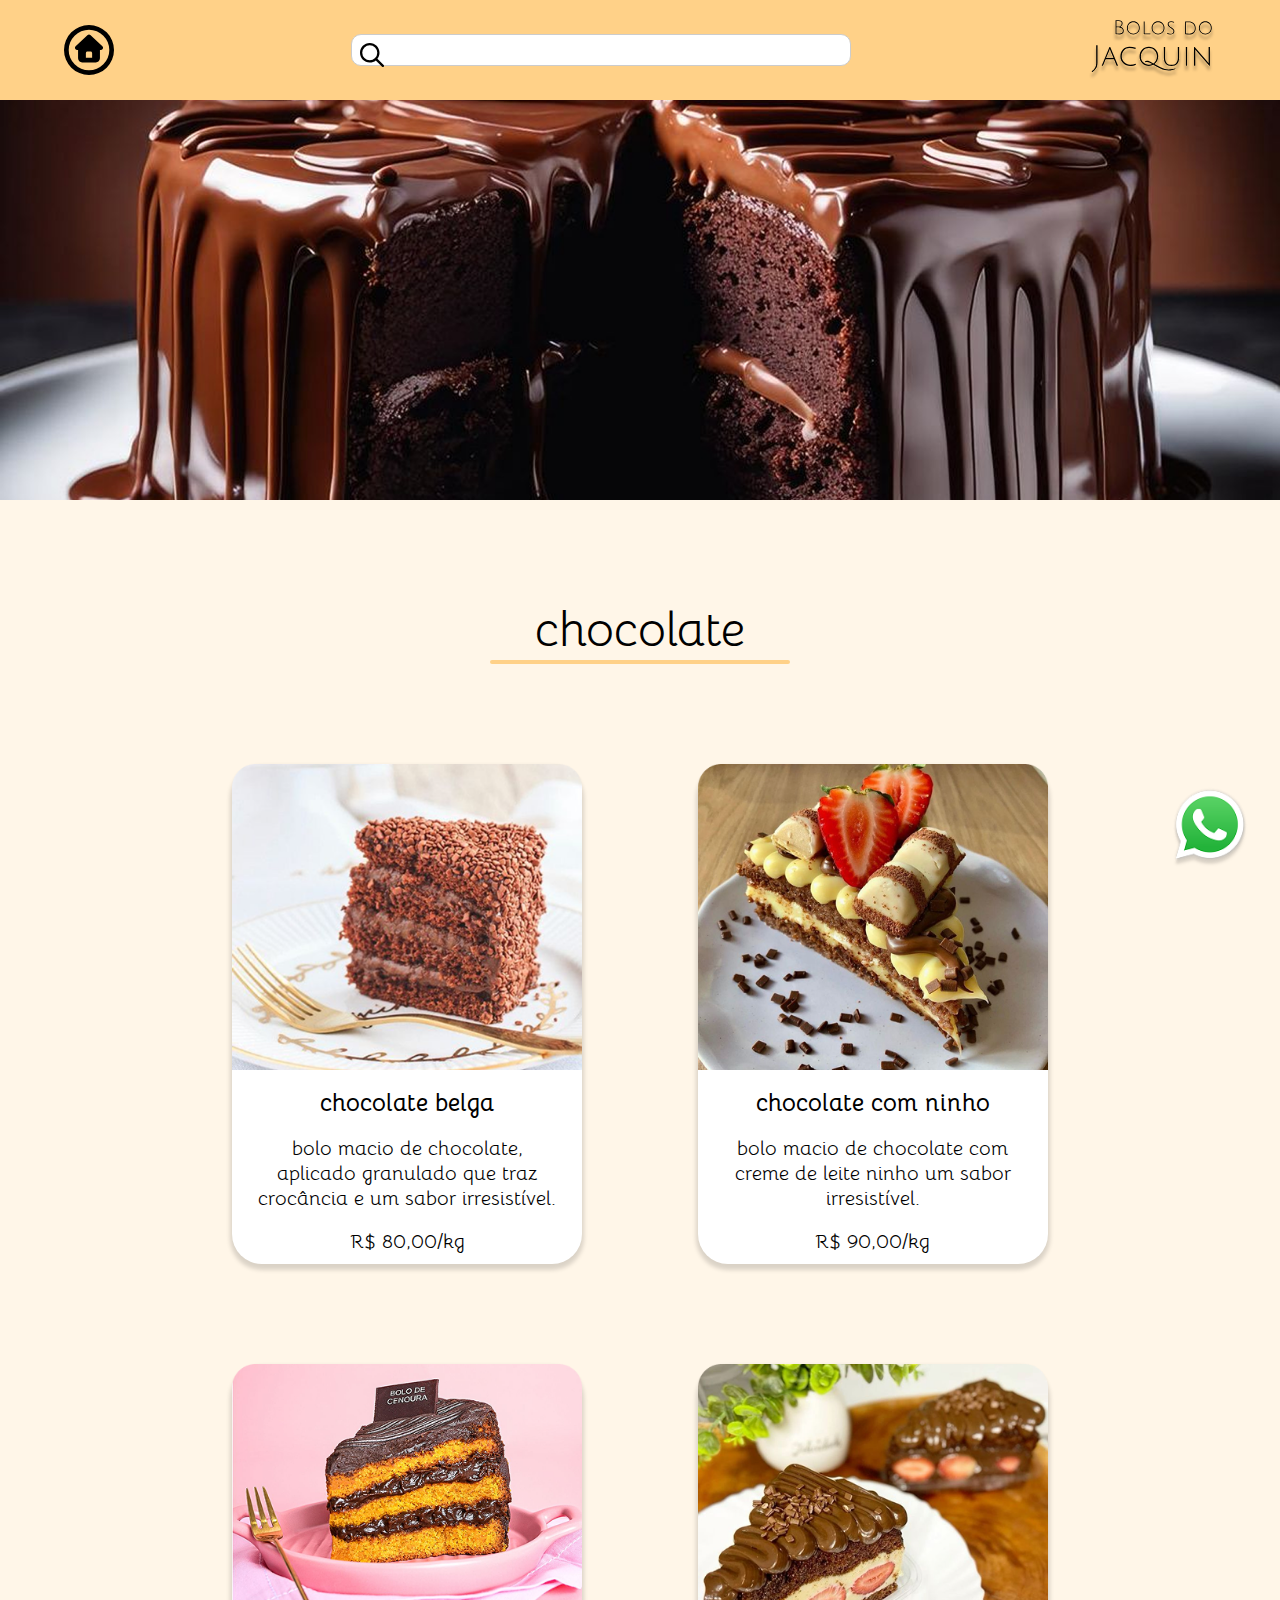
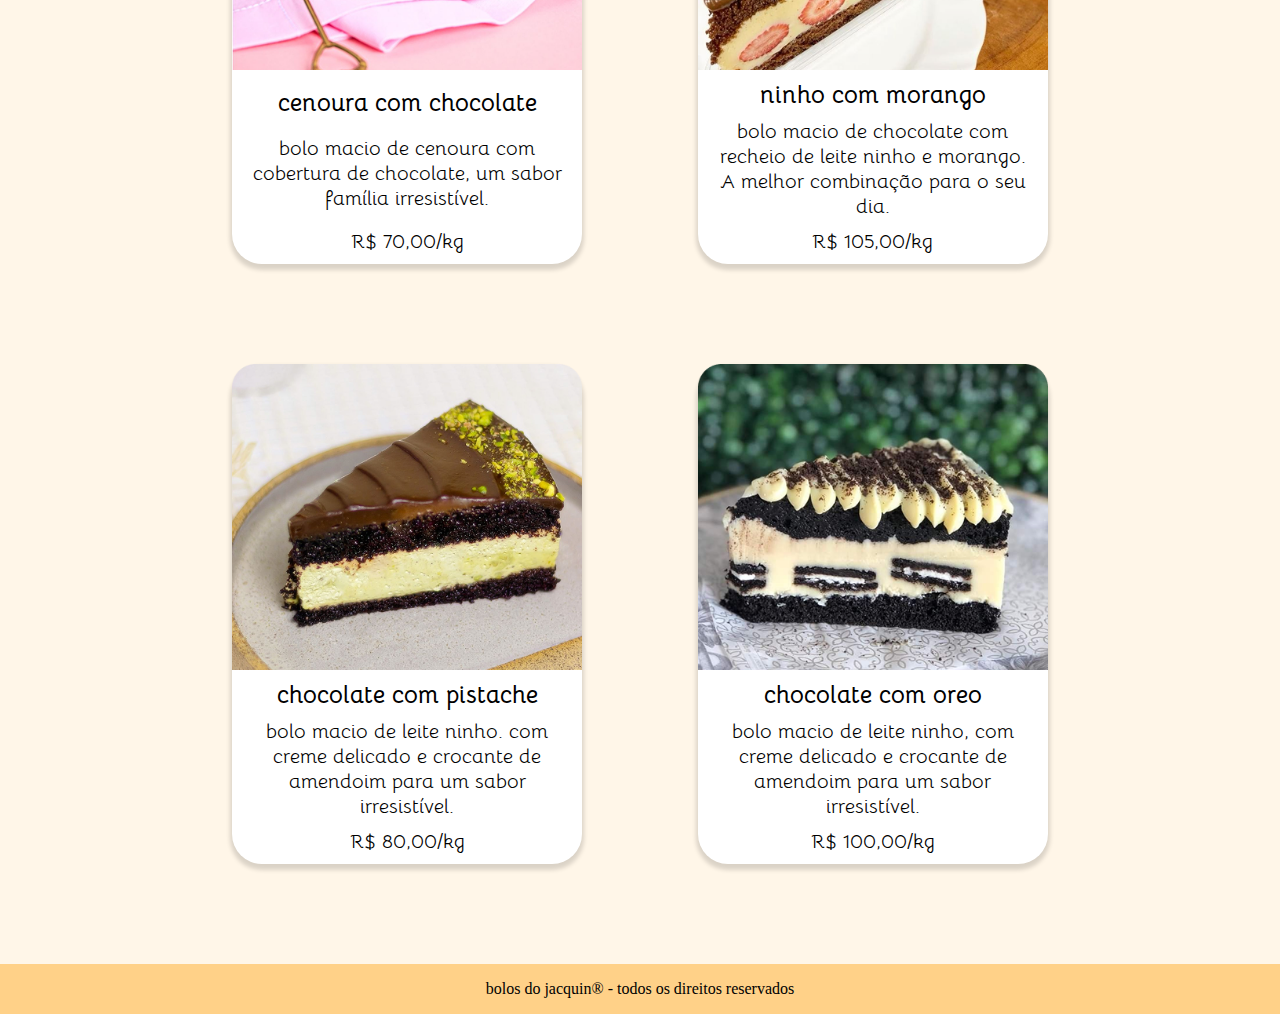
<file: index.html>
<!DOCTYPE html>
<html lang="pt-br">

<head>
    <meta charset="UTF-8">
    <meta name="viewport" content="width=device-width, initial-scale=1.0">
    <title>bj - produtos</title>
    <link rel="stylesheet" href="style.css">
     <link rel="preconnect" href="https://fonts.googleapis.com">
     <link rel="preconnect" href="https://fonts.gstatic.com" crossorigin>
     <link href="https://fonts.googleapis.com/css2?family=Bellota:ital,wght@0,300;0,400;0,700;1,300;1,400;1,700&family=Julius+Sans+One&display=swap" rel="stylesheet">
</head>

<body>
    <header>
        <div class="container_cabecalho">
            <svg class="icone_home" xmlns="http://www.w3.org/2000/svg"
                viewBox="0 0 512 512"><!--! Font Awesome Pro 7.0.1 by @fontawesome - https://fontawesome.com License - https://fontawesome.com/license (Commercial License) Copyright 2025 Fonticons, Inc. -->
                <path fill="currentColor"
                    d="M256 48a208 208 0 1 1 0 416 208 208 0 1 1 0-416zm0 464a256 256 0 1 0 0-512 256 256 0 1 0 0 512zM368 256l9.7 0c12.3 0 22.3-10 22.3-22.3 0-6.2-2.5-12-7-16.3L269.8 101.5C266.1 98 261.1 96 256 96s-10.1 2-13.8 5.5L119 217.4c-4.5 4.2-7 10.1-7 16.3 0 12.3 10 22.3 22.3 22.3l9.7 0 0 85.5c0 23.5 19 42.5 42.5 42.5l139 0c23.5 0 42.5-19 42.5-42.5l0-85.5zM224 288c0-8.8 7.2-16 16-16l32 0c8.8 0 16 7.2 16 16l0 48-64 0 0-48z" />
            </svg>
            <div class="box_busca">
                <svg class="icone_lupa" xmlns="http://www.w3.org/2000/svg"
                    viewBox="0 0 512 512"><!--! Font Awesome Pro 7.0.1 by @fontawesome - https://fontawesome.com License - https://fontawesome.com/license (Commercial License) Copyright 2025 Fonticons, Inc. -->
                    <path fill="currentColor"
                        d="M368 208a160 160 0 1 0 -320 0 160 160 0 1 0 320 0zM337.1 371.1C301.7 399.2 256.8 416 208 416 93.1 416 0 322.9 0 208S93.1 0 208 0 416 93.1 416 208c0 48.8-16.8 93.7-44.9 129.1L505 471c9.4 9.4 9.4 24.6 0 33.9s-24.6 9.4-33.9 0L337.1 371.1z" />
                </svg>
                <input class="campo_busca" type="text" name="" id="">
            </div>
            <svg class="logo" viewBox="0 0 143 67" fill="none" xmlns="http://www.w3.org/2000/svg">
<g filter="url(#filter0_d_5_328)">
<path d="M30.7556 0.313999C31.8996 0.225999 33.0656 0.181999 34.2536 0.181999C35.4562 0.181999 36.4902 0.475333 37.3556 1.062C38.2356 1.64867 38.6756 2.49933 38.6756 3.614C38.6756 4.45 38.4409 5.22733 37.9716 5.946C37.5169 6.66467 36.9669 7.20733 36.3216 7.574C37.3629 7.89667 38.2356 8.454 38.9396 9.246C39.6436 10.038 39.9956 10.9253 39.9956 11.908C39.9956 13.2867 39.5556 14.3353 38.6756 15.054C37.8102 15.7727 36.6149 16.132 35.0896 16.132C33.5789 16.132 32.1342 16.0733 30.7556 15.956V0.313999ZM35.2216 15.186C36.2922 15.186 37.1722 14.8927 37.8616 14.306C38.5509 13.7047 38.8956 12.942 38.8956 12.018C38.8956 11.094 38.5582 10.2947 37.8836 9.62C37.2236 8.94533 36.3142 8.48333 35.1556 8.234C34.6129 8.11667 33.9822 8.058 33.2636 8.058C32.5596 8.058 32.0756 8.058 31.8116 8.058V15.076C32.4569 15.1493 33.5936 15.186 35.2216 15.186ZM37.6196 3.592C37.6196 2.78533 37.2822 2.162 36.6076 1.722C35.9476 1.282 35.1996 1.062 34.3636 1.062C33.5422 1.062 32.6916 1.09133 31.8116 1.15V7.156C32.0022 7.156 32.3616 7.156 32.8896 7.156C33.4176 7.156 34.1949 7.2 35.2216 7.288C35.8816 6.936 36.4462 6.43 36.9156 5.77C37.3849 5.11 37.6196 4.384 37.6196 3.592ZM50.6415 16.22C48.6028 16.22 46.8942 15.5087 45.5155 14.086C44.1368 12.6633 43.4475 10.9253 43.4475 8.872C43.4475 6.804 44.1368 5.05867 45.5155 3.636C46.8942 2.21333 48.6028 1.502 50.6415 1.502C52.6802 1.502 54.3888 2.21333 55.7675 3.636C57.1462 5.05867 57.8355 6.804 57.8355 8.872C57.8355 10.9253 57.1462 12.6633 55.7675 14.086C54.3888 15.5087 52.6802 16.22 50.6415 16.22ZM50.6415 2.404C48.8815 2.404 47.4148 3.02733 46.2415 4.274C45.0828 5.52067 44.5035 7.05333 44.5035 8.872C44.5035 10.676 45.0828 12.2013 46.2415 13.448C47.4148 14.68 48.8815 15.296 50.6415 15.296C52.4162 15.296 53.8828 14.68 55.0415 13.448C56.2002 12.2013 56.7795 10.676 56.7795 8.872C56.7795 7.05333 56.2002 5.52067 55.0415 4.274C53.8828 3.02733 52.4162 2.404 50.6415 2.404ZM62.2455 16V1.722H63.2575V15.076H69.8135V16H62.2455ZM78.2489 16.22C76.2103 16.22 74.5016 15.5087 73.1229 14.086C71.7443 12.6633 71.0549 10.9253 71.0549 8.872C71.0549 6.804 71.7443 5.05867 73.1229 3.636C74.5016 2.21333 76.2103 1.502 78.2489 1.502C80.2876 1.502 81.9963 2.21333 83.3749 3.636C84.7536 5.05867 85.4429 6.804 85.4429 8.872C85.4429 10.9253 84.7536 12.6633 83.3749 14.086C81.9963 15.5087 80.2876 16.22 78.2489 16.22ZM78.2489 2.404C76.4889 2.404 75.0223 3.02733 73.8489 4.274C72.6903 5.52067 72.1109 7.05333 72.1109 8.872C72.1109 10.676 72.6903 12.2013 73.8489 13.448C75.0223 14.68 76.4889 15.296 78.2489 15.296C80.0236 15.296 81.4903 14.68 82.6489 13.448C83.8076 12.2013 84.3869 10.676 84.3869 8.872C84.3869 7.05333 83.8076 5.52067 82.6489 4.274C81.4903 3.02733 80.0236 2.404 78.2489 2.404ZM92.7349 2.338C91.9429 2.338 91.2976 2.52867 90.7989 2.91C90.3002 3.29133 90.0509 3.82667 90.0509 4.516C90.0509 5.308 90.3809 6.01933 91.0409 6.65C91.5102 7.10467 92.1116 7.58867 92.8449 8.102C93.5929 8.60067 94.1062 8.96 94.3849 9.18C94.6636 9.4 95.0009 9.70067 95.3969 10.082C96.1156 10.8007 96.4749 11.6293 96.4749 12.568C96.4749 13.7853 96.0642 14.7093 95.2429 15.34C94.4362 15.956 93.2996 16.264 91.8329 16.264C90.3809 16.264 89.1636 15.8827 88.1809 15.12L88.7089 14.35C89.7062 15.0247 90.7622 15.362 91.8769 15.362C92.9916 15.362 93.8569 15.1273 94.4729 14.658C95.1036 14.1887 95.4189 13.5287 95.4189 12.678C95.4189 11.9447 95.1036 11.27 94.4729 10.654C94.0329 10.214 93.4389 9.73733 92.6909 9.224C91.9576 8.71067 91.4442 8.344 91.1509 8.124C90.8576 7.88933 90.5129 7.58133 90.1169 7.2C89.3689 6.452 88.9949 5.58667 88.9949 4.604C88.9949 3.62133 89.3396 2.85133 90.0289 2.294C90.7329 1.73667 91.7009 1.458 92.9329 1.458C94.1649 1.458 95.2722 1.7 96.2549 2.184L95.8809 2.998C94.9716 2.558 93.9229 2.338 92.7349 2.338ZM113.034 15.252C114.912 15.252 116.415 14.746 117.544 13.734C118.688 12.722 119.26 11.1967 119.26 9.158C119.26 7.11933 118.615 5.49867 117.324 4.296C116.048 3.09333 114.472 2.492 112.594 2.492C111.26 2.492 110.233 2.52133 109.514 2.58V15.098C110.394 15.2007 111.568 15.252 113.034 15.252ZM112.594 1.59C114.794 1.59 116.628 2.272 118.094 3.636C119.576 4.98533 120.316 6.826 120.316 9.158C120.316 11.49 119.634 13.2427 118.27 14.416C116.921 15.5893 115.176 16.176 113.034 16.176C111.553 16.176 110.028 16.1027 108.458 15.956V1.722C109.632 1.634 111.01 1.59 112.594 1.59ZM131.036 16.22C128.997 16.22 127.289 15.5087 125.91 14.086C124.531 12.6633 123.842 10.9253 123.842 8.872C123.842 6.804 124.531 5.05867 125.91 3.636C127.289 2.21333 128.997 1.502 131.036 1.502C133.075 1.502 134.783 2.21333 136.162 3.636C137.541 5.05867 138.23 6.804 138.23 8.872C138.23 10.9253 137.541 12.6633 136.162 14.086C134.783 15.5087 133.075 16.22 131.036 16.22ZM131.036 2.404C129.276 2.404 127.809 3.02733 126.636 4.274C125.477 5.52067 124.898 7.05333 124.898 8.872C124.898 10.676 125.477 12.2013 126.636 13.448C127.809 14.68 129.276 15.296 131.036 15.296C132.811 15.296 134.277 14.68 135.436 13.448C136.595 12.2013 137.174 10.676 137.174 8.872C137.174 7.05333 136.595 5.52067 135.436 4.274C134.277 3.02733 132.811 2.404 131.036 2.404ZM9.13025 48.44V28.12H10.6663V47.416C10.6663 50.2747 10.0689 52.5573 8.87425 54.264C8.27692 55.1387 7.66892 55.864 7.05025 56.44C6.43158 57.0373 5.67425 57.656 4.77825 58.296L4.10625 57.304C7.45558 54.8507 9.13025 51.896 9.13025 48.44ZM19.739 43.8L16.763 51H15.259L23.963 30.104H24.827L33.595 51H31.963L28.955 43.8H19.739ZM24.315 32.472C23.995 33.432 23.707 34.232 23.451 34.872L20.251 42.552H28.443L25.275 34.904C24.7843 33.7093 24.4643 32.8987 24.315 32.472ZM53.5938 49.976C51.9938 50.872 49.7644 51.32 46.9058 51.32C44.0684 51.32 41.5618 50.296 39.3858 48.248C37.2311 46.2 36.1538 43.6613 36.1538 40.632C36.1538 37.5813 37.0924 35.032 38.9698 32.984C40.8684 30.936 43.3111 29.912 46.2978 29.912C48.7084 29.912 51.0658 30.2853 53.3698 31.032L52.9858 32.248C50.7671 31.5653 48.4738 31.224 46.1058 31.224C43.7378 31.224 41.7431 32.1307 40.1218 33.944C38.5218 35.736 37.7218 37.944 37.7218 40.568C37.7218 43.1707 38.6498 45.3893 40.5058 47.224C42.3831 49.0587 44.5484 49.976 47.0018 49.976C49.4551 49.976 51.4924 49.6347 53.1138 48.952L53.5938 49.976ZM68.024 51.32C65.0587 51.32 62.5733 50.2853 60.568 48.216C58.5627 46.1467 57.56 43.6187 57.56 40.632C57.56 37.624 58.5627 35.0853 60.568 33.016C62.5733 30.9467 65.0587 29.912 68.024 29.912C70.9893 29.912 73.464 30.9467 75.448 33.016C77.4533 35.0853 78.456 37.6133 78.456 40.6C78.456 42.3707 78.0827 44.0133 77.336 45.528C76.5893 47.0427 75.5653 48.2907 74.264 49.272C79.3413 52.28 83.2453 54.0933 85.976 54.712C87.384 55.0533 88.7387 55.224 90.04 55.224C91.3413 55.224 92.7387 55.0747 94.232 54.776C95.7467 54.4773 96.824 54.168 97.464 53.848L97.816 54.68C97.0053 55.064 95.8213 55.4373 94.264 55.8C92.728 56.184 91.2773 56.376 89.912 56.376C88.568 56.376 87.128 56.1947 85.592 55.832C84.056 55.4907 82.456 54.936 80.792 54.168C79.128 53.4 77.8373 52.7707 76.92 52.28C76.024 51.8107 74.7227 51.0747 73.016 50.072C71.48 50.904 69.816 51.32 68.024 51.32ZM67.992 31.224C65.432 31.224 63.3093 32.1307 61.624 33.944C59.9387 35.7573 59.096 37.9867 59.096 40.632C59.096 43.256 59.9387 45.4747 61.624 47.288C63.3093 49.08 65.4427 49.976 68.024 49.976C69.368 49.976 70.584 49.72 71.672 49.208C69.2613 47.5867 67.384 46.776 66.04 46.776C65.272 46.776 64.568 46.9253 63.928 47.224L63.448 46.328C64.1733 45.8587 64.984 45.624 65.88 45.624C66.776 45.624 67.6507 45.784 68.504 46.104C69.3573 46.424 70.072 46.7547 70.648 47.096C71.2453 47.4373 72.0133 47.9173 72.952 48.536C74.1893 47.704 75.16 46.5947 75.864 45.208C76.5893 43.8 76.952 42.264 76.952 40.6C76.952 37.976 76.0987 35.7573 74.392 33.944C72.7067 32.1307 70.5733 31.224 67.992 31.224ZM99.6553 48.856C98.2473 50.4987 96.1033 51.32 93.2233 51.32C90.3433 51.32 88.1993 50.4987 86.7913 48.856C85.3833 47.2133 84.6793 44.9413 84.6793 42.04V30.232H86.1513V42.04C86.1513 47.352 88.5086 50.008 93.2233 50.008C97.9379 50.008 100.295 47.352 100.295 42.04V30.232H101.767V42.04C101.767 44.9413 101.063 47.2133 99.6553 48.856ZM109.246 51V30.232H110.718V51H109.246ZM118.403 51V30.104H119.107L132.739 45.784C133.229 46.3387 133.677 46.8933 134.083 47.448C134.509 47.9813 134.733 48.2587 134.755 48.28C134.712 47.768 134.691 46.7653 134.691 45.272V30.232H136.163V51.128H135.459L121.571 35.192L119.811 33.048C119.853 33.4747 119.875 34.4773 119.875 36.056V51H118.403Z" fill="black"/>
</g>
<defs>
<filter id="filter0_d_5_328" x="0.106201" y="0.181999" width="142.124" height="66.114" filterUnits="userSpaceOnUse" color-interpolation-filters="sRGB">
<feFlood flood-opacity="0" result="BackgroundImageFix"/>
<feColorMatrix in="SourceAlpha" type="matrix" values="0 0 0 0 0 0 0 0 0 0 0 0 0 0 0 0 0 0 127 0" result="hardAlpha"/>
<feOffset dy="4"/>
<feGaussianBlur stdDeviation="2"/>
<feComposite in2="hardAlpha" operator="out"/>
<feColorMatrix type="matrix" values="0 0 0 0 0 0 0 0 0 0 0 0 0 0 0 0 0 0 0.25 0"/>
<feBlend mode="normal" in2="BackgroundImageFix" result="effect1_dropShadow_5_328"/>
<feBlend mode="normal" in="SourceGraphic" in2="effect1_dropShadow_5_328" result="shape"/>
</filter>
</defs>
            </svg>

        </div>
    </header>
    <main>
        <section class="banner"></section>
        <section class="container">
            <h1 class="acessivel">produtos de chocolate</h1>
            <div class="titulo">
            <span>chocolate</span>
            <hr>
          </div>

          <section class="cards">
           <div class="card">
            <img src="assets/imgs/choc-belga.png" alt="uma fatia de bolo de chocolate belga">
            <h2>chocolate belga</h2>
            <p>bolo macio de chocolate, aplicado granulado que traz crocância e um sabor irresistível.</p>
            <span> R$ 80,00/kg</span>
           </div>

           <div class="card">
            <img src="assets/imgs/choc-ninho.png" alt="uma fatia de bolo de chocolate com ninho">
            <h2>chocolate com ninho</h2>
            <p>bolo macio de chocolate com creme de leite ninho um sabor irresistível.</p>
            <span> R$ 90,00/kg</span>
           </div>

           <div class="card">
            <img src="assets/imgs/cenoura-choc.png" alt="uma fatia de bolo com cenoura com">
            <h2>cenoura com chocolate</h2>
            <p>bolo macio de cenoura com cobertura de chocolate, um sabor família irresistível.</p>
            <span> R$ 70,00/kg</span>
           </div>

           <div class="card">
            <img src="assets/imgs/choc-ninho-morango.png" alt="uma fatia de bolo de ninho com morango e cobertura de chocolate">
            <h2>ninho com morango</h2>
            <p>bolo macio de chocolate com recheio de leite ninho e morango. A melhor combinação para o seu dia.</p>
            <span> R$ 105,00/kg</span>
           </div>

           <div class="card">
            <img src="assets/imgs/choc-pistache.png" alt="uma fatia de bolo de chocolate com pistache">
            <h2>chocolate com pistache</h2>
            <p>bolo macio de leite ninho. com creme delicado e crocante de amendoim para um sabor irresistível.</p>
            <span> R$ 80,00/kg</span>
           </div>

           <div class="card">
            <img src="assets/imgs/choc-oreo.png" alt="uma fatia de bolo de chocolate com oreo">
            <h2>chocolate com oreo</h2>
            <p>bolo macio de leite ninho, com creme delicado e crocante de amendoim para um sabor irresistível.</p>
            <span> R$ 100,00/kg</span>
           </div>
          </section>
        </section>

        <a class="whatsapp" href="https://web.whatsapp.com/send?phone=5511999999999" target="_blank">
            <img src="./assets/WhatsApp.svg 1.png" alt="icone do whatsapp" >
        </a>
    </main>

    <footer>
        <p>bolos do jacquin® - todos os direitos reservados</p>
    </footer>
</body>

</html>
</file>
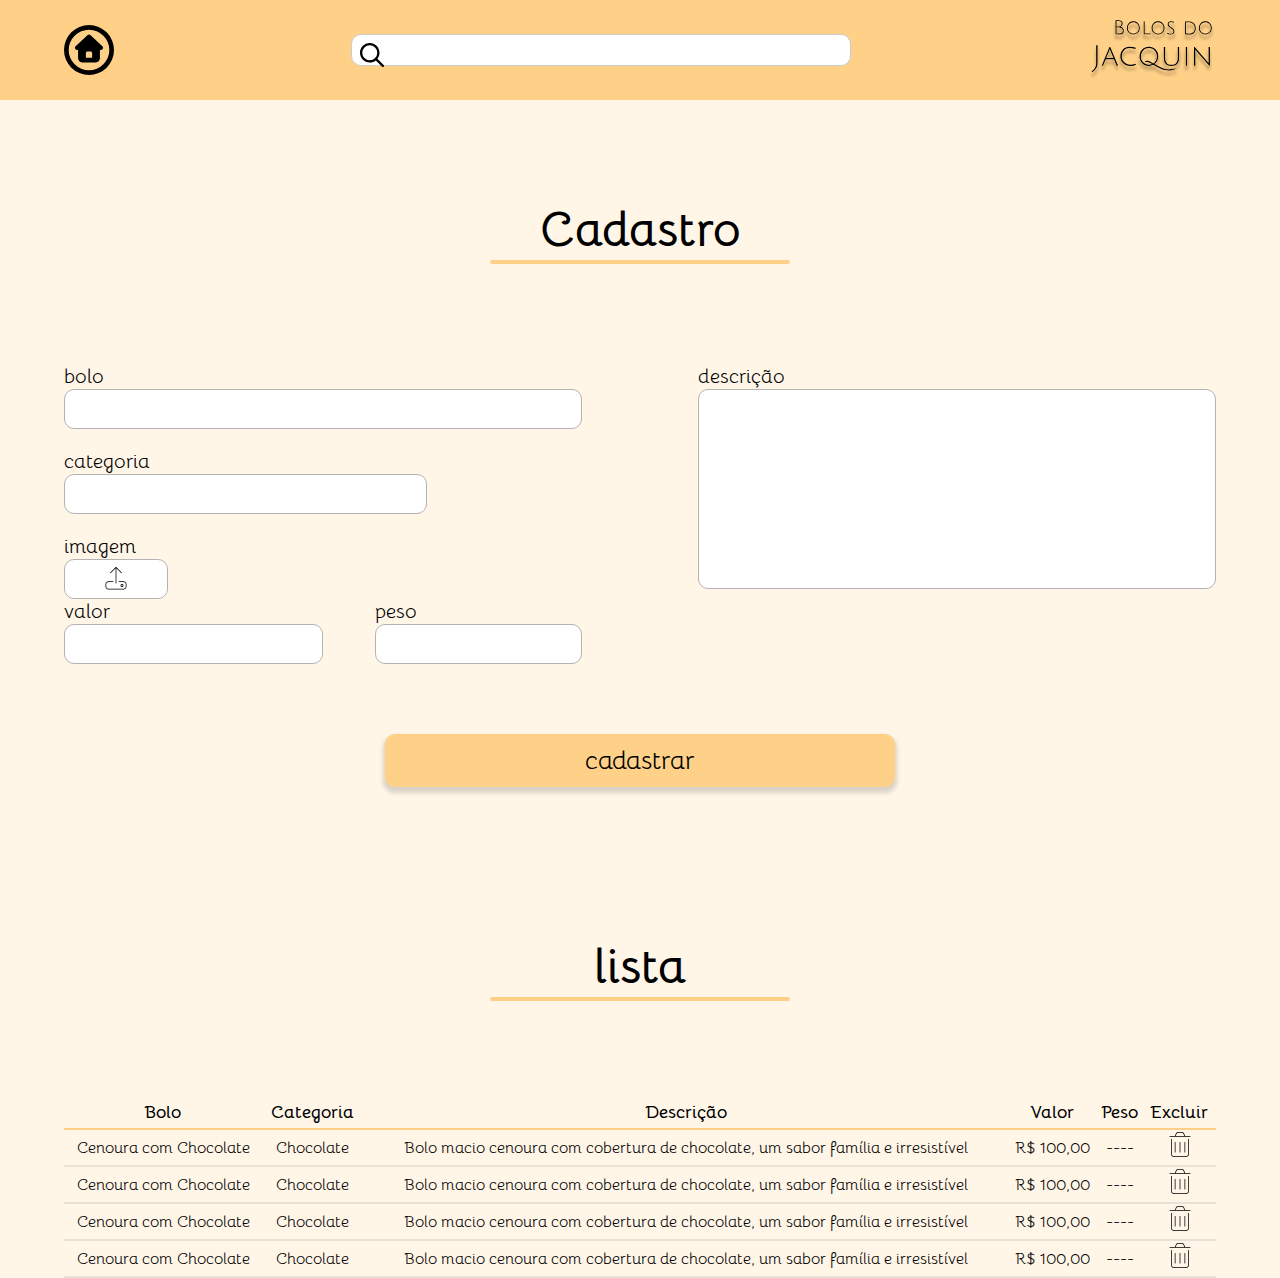
<file: Cadastro/index.html>
<!DOCTYPE html>
<html lang="pt-br">

<head>
    <meta charset="UTF-8">
    <meta name="viewport" content="width=device-width, initial-scale=1.0">
    <title>bj-cadastro</title>

     <link rel="icon" href="../assets/lupa.svg" type="image/svg+xml">
   
    <link rel="stylesheet" href="style.css">
    <link rel="preconnect" href="https://fonts.googleapis.com">
    <link rel="preconnect" href="https://fonts.gstatic.com" crossorigin>
    <link
        href="https://fonts.googleapis.com/css2?family=Bellota:ital,wght@0,300;0,400;0,700;1,300;1,400;1,700&family=Julius+Sans+One&display=swap"
        rel="stylesheet">
</head>

<body>
    <header>
        <div class="container_cabecalho">
            <svg class="icone_home" xmlns="http://www.w3.org/2000/svg"
                viewBox="0 0 512 512"><!--! Font Awesome Pro 7.0.1 by @fontawesome - https://fontawesome.com License - https://fontawesome.com/license (Commercial License) Copyright 2025 Fonticons, Inc. -->
                <path fill="currentColor"
                    d="M256 48a208 208 0 1 1 0 416 208 208 0 1 1 0-416zm0 464a256 256 0 1 0 0-512 256 256 0 1 0 0 512zM368 256l9.7 0c12.3 0 22.3-10 22.3-22.3 0-6.2-2.5-12-7-16.3L269.8 101.5C266.1 98 261.1 96 256 96s-10.1 2-13.8 5.5L119 217.4c-4.5 4.2-7 10.1-7 16.3 0 12.3 10 22.3 22.3 22.3l9.7 0 0 85.5c0 23.5 19 42.5 42.5 42.5l139 0c23.5 0 42.5-19 42.5-42.5l0-85.5zM224 288c0-8.8 7.2-16 16-16l32 0c8.8 0 16 7.2 16 16l0 48-64 0 0-48z" />
            </svg>
            <div class="box_busca">
                <svg class="icone_lupa" xmlns="http://www.w3.org/2000/svg"
                    viewBox="0 0 512 512"><!--! Font Awesome Pro 7.0.1 by @fontawesome - https://fontawesome.com License - https://fontawesome.com/license (Commercial License) Copyright 2025 Fonticons, Inc. -->
                    <path fill="currentColor"
                        d="M368 208a160 160 0 1 0 -320 0 160 160 0 1 0 320 0zM337.1 371.1C301.7 399.2 256.8 416 208 416 93.1 416 0 322.9 0 208S93.1 0 208 0 416 93.1 416 208c0 48.8-16.8 93.7-44.9 129.1L505 471c9.4 9.4 9.4 24.6 0 33.9s-24.6 9.4-33.9 0L337.1 371.1z" />
                </svg>
                <input class="campo_busca" type="text" name="" id="">
            </div>
            <svg class="logo" viewBox="0 0 143 67" fill="none" xmlns="http://www.w3.org/2000/svg">
                <g filter="url(#filter0_d_5_328)">
                    <path
                        d="M30.7556 0.313999C31.8996 0.225999 33.0656 0.181999 34.2536 0.181999C35.4562 0.181999 36.4902 0.475333 37.3556 1.062C38.2356 1.64867 38.6756 2.49933 38.6756 3.614C38.6756 4.45 38.4409 5.22733 37.9716 5.946C37.5169 6.66467 36.9669 7.20733 36.3216 7.574C37.3629 7.89667 38.2356 8.454 38.9396 9.246C39.6436 10.038 39.9956 10.9253 39.9956 11.908C39.9956 13.2867 39.5556 14.3353 38.6756 15.054C37.8102 15.7727 36.6149 16.132 35.0896 16.132C33.5789 16.132 32.1342 16.0733 30.7556 15.956V0.313999ZM35.2216 15.186C36.2922 15.186 37.1722 14.8927 37.8616 14.306C38.5509 13.7047 38.8956 12.942 38.8956 12.018C38.8956 11.094 38.5582 10.2947 37.8836 9.62C37.2236 8.94533 36.3142 8.48333 35.1556 8.234C34.6129 8.11667 33.9822 8.058 33.2636 8.058C32.5596 8.058 32.0756 8.058 31.8116 8.058V15.076C32.4569 15.1493 33.5936 15.186 35.2216 15.186ZM37.6196 3.592C37.6196 2.78533 37.2822 2.162 36.6076 1.722C35.9476 1.282 35.1996 1.062 34.3636 1.062C33.5422 1.062 32.6916 1.09133 31.8116 1.15V7.156C32.0022 7.156 32.3616 7.156 32.8896 7.156C33.4176 7.156 34.1949 7.2 35.2216 7.288C35.8816 6.936 36.4462 6.43 36.9156 5.77C37.3849 5.11 37.6196 4.384 37.6196 3.592ZM50.6415 16.22C48.6028 16.22 46.8942 15.5087 45.5155 14.086C44.1368 12.6633 43.4475 10.9253 43.4475 8.872C43.4475 6.804 44.1368 5.05867 45.5155 3.636C46.8942 2.21333 48.6028 1.502 50.6415 1.502C52.6802 1.502 54.3888 2.21333 55.7675 3.636C57.1462 5.05867 57.8355 6.804 57.8355 8.872C57.8355 10.9253 57.1462 12.6633 55.7675 14.086C54.3888 15.5087 52.6802 16.22 50.6415 16.22ZM50.6415 2.404C48.8815 2.404 47.4148 3.02733 46.2415 4.274C45.0828 5.52067 44.5035 7.05333 44.5035 8.872C44.5035 10.676 45.0828 12.2013 46.2415 13.448C47.4148 14.68 48.8815 15.296 50.6415 15.296C52.4162 15.296 53.8828 14.68 55.0415 13.448C56.2002 12.2013 56.7795 10.676 56.7795 8.872C56.7795 7.05333 56.2002 5.52067 55.0415 4.274C53.8828 3.02733 52.4162 2.404 50.6415 2.404ZM62.2455 16V1.722H63.2575V15.076H69.8135V16H62.2455ZM78.2489 16.22C76.2103 16.22 74.5016 15.5087 73.1229 14.086C71.7443 12.6633 71.0549 10.9253 71.0549 8.872C71.0549 6.804 71.7443 5.05867 73.1229 3.636C74.5016 2.21333 76.2103 1.502 78.2489 1.502C80.2876 1.502 81.9963 2.21333 83.3749 3.636C84.7536 5.05867 85.4429 6.804 85.4429 8.872C85.4429 10.9253 84.7536 12.6633 83.3749 14.086C81.9963 15.5087 80.2876 16.22 78.2489 16.22ZM78.2489 2.404C76.4889 2.404 75.0223 3.02733 73.8489 4.274C72.6903 5.52067 72.1109 7.05333 72.1109 8.872C72.1109 10.676 72.6903 12.2013 73.8489 13.448C75.0223 14.68 76.4889 15.296 78.2489 15.296C80.0236 15.296 81.4903 14.68 82.6489 13.448C83.8076 12.2013 84.3869 10.676 84.3869 8.872C84.3869 7.05333 83.8076 5.52067 82.6489 4.274C81.4903 3.02733 80.0236 2.404 78.2489 2.404ZM92.7349 2.338C91.9429 2.338 91.2976 2.52867 90.7989 2.91C90.3002 3.29133 90.0509 3.82667 90.0509 4.516C90.0509 5.308 90.3809 6.01933 91.0409 6.65C91.5102 7.10467 92.1116 7.58867 92.8449 8.102C93.5929 8.60067 94.1062 8.96 94.3849 9.18C94.6636 9.4 95.0009 9.70067 95.3969 10.082C96.1156 10.8007 96.4749 11.6293 96.4749 12.568C96.4749 13.7853 96.0642 14.7093 95.2429 15.34C94.4362 15.956 93.2996 16.264 91.8329 16.264C90.3809 16.264 89.1636 15.8827 88.1809 15.12L88.7089 14.35C89.7062 15.0247 90.7622 15.362 91.8769 15.362C92.9916 15.362 93.8569 15.1273 94.4729 14.658C95.1036 14.1887 95.4189 13.5287 95.4189 12.678C95.4189 11.9447 95.1036 11.27 94.4729 10.654C94.0329 10.214 93.4389 9.73733 92.6909 9.224C91.9576 8.71067 91.4442 8.344 91.1509 8.124C90.8576 7.88933 90.5129 7.58133 90.1169 7.2C89.3689 6.452 88.9949 5.58667 88.9949 4.604C88.9949 3.62133 89.3396 2.85133 90.0289 2.294C90.7329 1.73667 91.7009 1.458 92.9329 1.458C94.1649 1.458 95.2722 1.7 96.2549 2.184L95.8809 2.998C94.9716 2.558 93.9229 2.338 92.7349 2.338ZM113.034 15.252C114.912 15.252 116.415 14.746 117.544 13.734C118.688 12.722 119.26 11.1967 119.26 9.158C119.26 7.11933 118.615 5.49867 117.324 4.296C116.048 3.09333 114.472 2.492 112.594 2.492C111.26 2.492 110.233 2.52133 109.514 2.58V15.098C110.394 15.2007 111.568 15.252 113.034 15.252ZM112.594 1.59C114.794 1.59 116.628 2.272 118.094 3.636C119.576 4.98533 120.316 6.826 120.316 9.158C120.316 11.49 119.634 13.2427 118.27 14.416C116.921 15.5893 115.176 16.176 113.034 16.176C111.553 16.176 110.028 16.1027 108.458 15.956V1.722C109.632 1.634 111.01 1.59 112.594 1.59ZM131.036 16.22C128.997 16.22 127.289 15.5087 125.91 14.086C124.531 12.6633 123.842 10.9253 123.842 8.872C123.842 6.804 124.531 5.05867 125.91 3.636C127.289 2.21333 128.997 1.502 131.036 1.502C133.075 1.502 134.783 2.21333 136.162 3.636C137.541 5.05867 138.23 6.804 138.23 8.872C138.23 10.9253 137.541 12.6633 136.162 14.086C134.783 15.5087 133.075 16.22 131.036 16.22ZM131.036 2.404C129.276 2.404 127.809 3.02733 126.636 4.274C125.477 5.52067 124.898 7.05333 124.898 8.872C124.898 10.676 125.477 12.2013 126.636 13.448C127.809 14.68 129.276 15.296 131.036 15.296C132.811 15.296 134.277 14.68 135.436 13.448C136.595 12.2013 137.174 10.676 137.174 8.872C137.174 7.05333 136.595 5.52067 135.436 4.274C134.277 3.02733 132.811 2.404 131.036 2.404ZM9.13025 48.44V28.12H10.6663V47.416C10.6663 50.2747 10.0689 52.5573 8.87425 54.264C8.27692 55.1387 7.66892 55.864 7.05025 56.44C6.43158 57.0373 5.67425 57.656 4.77825 58.296L4.10625 57.304C7.45558 54.8507 9.13025 51.896 9.13025 48.44ZM19.739 43.8L16.763 51H15.259L23.963 30.104H24.827L33.595 51H31.963L28.955 43.8H19.739ZM24.315 32.472C23.995 33.432 23.707 34.232 23.451 34.872L20.251 42.552H28.443L25.275 34.904C24.7843 33.7093 24.4643 32.8987 24.315 32.472ZM53.5938 49.976C51.9938 50.872 49.7644 51.32 46.9058 51.32C44.0684 51.32 41.5618 50.296 39.3858 48.248C37.2311 46.2 36.1538 43.6613 36.1538 40.632C36.1538 37.5813 37.0924 35.032 38.9698 32.984C40.8684 30.936 43.3111 29.912 46.2978 29.912C48.7084 29.912 51.0658 30.2853 53.3698 31.032L52.9858 32.248C50.7671 31.5653 48.4738 31.224 46.1058 31.224C43.7378 31.224 41.7431 32.1307 40.1218 33.944C38.5218 35.736 37.7218 37.944 37.7218 40.568C37.7218 43.1707 38.6498 45.3893 40.5058 47.224C42.3831 49.0587 44.5484 49.976 47.0018 49.976C49.4551 49.976 51.4924 49.6347 53.1138 48.952L53.5938 49.976ZM68.024 51.32C65.0587 51.32 62.5733 50.2853 60.568 48.216C58.5627 46.1467 57.56 43.6187 57.56 40.632C57.56 37.624 58.5627 35.0853 60.568 33.016C62.5733 30.9467 65.0587 29.912 68.024 29.912C70.9893 29.912 73.464 30.9467 75.448 33.016C77.4533 35.0853 78.456 37.6133 78.456 40.6C78.456 42.3707 78.0827 44.0133 77.336 45.528C76.5893 47.0427 75.5653 48.2907 74.264 49.272C79.3413 52.28 83.2453 54.0933 85.976 54.712C87.384 55.0533 88.7387 55.224 90.04 55.224C91.3413 55.224 92.7387 55.0747 94.232 54.776C95.7467 54.4773 96.824 54.168 97.464 53.848L97.816 54.68C97.0053 55.064 95.8213 55.4373 94.264 55.8C92.728 56.184 91.2773 56.376 89.912 56.376C88.568 56.376 87.128 56.1947 85.592 55.832C84.056 55.4907 82.456 54.936 80.792 54.168C79.128 53.4 77.8373 52.7707 76.92 52.28C76.024 51.8107 74.7227 51.0747 73.016 50.072C71.48 50.904 69.816 51.32 68.024 51.32ZM67.992 31.224C65.432 31.224 63.3093 32.1307 61.624 33.944C59.9387 35.7573 59.096 37.9867 59.096 40.632C59.096 43.256 59.9387 45.4747 61.624 47.288C63.3093 49.08 65.4427 49.976 68.024 49.976C69.368 49.976 70.584 49.72 71.672 49.208C69.2613 47.5867 67.384 46.776 66.04 46.776C65.272 46.776 64.568 46.9253 63.928 47.224L63.448 46.328C64.1733 45.8587 64.984 45.624 65.88 45.624C66.776 45.624 67.6507 45.784 68.504 46.104C69.3573 46.424 70.072 46.7547 70.648 47.096C71.2453 47.4373 72.0133 47.9173 72.952 48.536C74.1893 47.704 75.16 46.5947 75.864 45.208C76.5893 43.8 76.952 42.264 76.952 40.6C76.952 37.976 76.0987 35.7573 74.392 33.944C72.7067 32.1307 70.5733 31.224 67.992 31.224ZM99.6553 48.856C98.2473 50.4987 96.1033 51.32 93.2233 51.32C90.3433 51.32 88.1993 50.4987 86.7913 48.856C85.3833 47.2133 84.6793 44.9413 84.6793 42.04V30.232H86.1513V42.04C86.1513 47.352 88.5086 50.008 93.2233 50.008C97.9379 50.008 100.295 47.352 100.295 42.04V30.232H101.767V42.04C101.767 44.9413 101.063 47.2133 99.6553 48.856ZM109.246 51V30.232H110.718V51H109.246ZM118.403 51V30.104H119.107L132.739 45.784C133.229 46.3387 133.677 46.8933 134.083 47.448C134.509 47.9813 134.733 48.2587 134.755 48.28C134.712 47.768 134.691 46.7653 134.691 45.272V30.232H136.163V51.128H135.459L121.571 35.192L119.811 33.048C119.853 33.4747 119.875 34.4773 119.875 36.056V51H118.403Z"
                        fill="black" />
                </g>
                <defs>
                    <filter id="filter0_d_5_328" x="0.106201" y="0.181999" width="142.124" height="66.114"
                        filterUnits="userSpaceOnUse" color-interpolation-filters="sRGB">
                        <feFlood flood-opacity="0" result="BackgroundImageFix" />
                        <feColorMatrix in="SourceAlpha" type="matrix" values="0 0 0 0 0 0 0 0 0 0 0 0 0 0 0 0 0 0 127 0"
                            result="hardAlpha" />
                        <feOffset dy="4" />
                        <feGaussianBlur stdDeviation="2" />
                        <feComposite in2="hardAlpha" operator="out" />
                        <feColorMatrix type="matrix" values="0 0 0 0 0 0 0 0 0 0 0 0 0 0 0 0 0 0 0.25 0" />
                        <feBlend mode="normal" in2="BackgroundImageFix" result="effect1_dropShadow_5_328" />
                        <feBlend mode="normal" in="SourceGraphic" in2="effect1_dropShadow_5_328" result="shape" />
                    </filter>
                </defs>
            </svg>

        </div>
    </header>

    <main>
        <h1 class="acessivel">tela de cadastro e listagem de produtos</h1>

        <section class="container_cadastro">
            <h2>Cadastro</h2>
            <hr>

            <div class="box_cadastro">
                <div class="cadastro_coluna1">
                    <div class="bolos">
                        <label for="bolo">bolo</label>
                        <input type="text" name="" id="bolo">
                    </div>

                    <div class="categoria_img">

                        <div class="categoria">
                            <label for="cat">categoria</label>
                            <input type="text" name="" id="cat">
                        </div>
                        <div class="img">
                            <label for="img">
                                <span>imagem</span>
                                <div>
                                    <svg xmlns="http://www.w3.org/2000/svg"
                                        viewBox="0 0 640 640"><!--! Font Awesome Pro 7.0.1 by @fontawesome - https://fontawesome.com License - https://fontawesome.com/license (Commercial License) Copyright 2025 Fonticons, Inc. -->
                                        <path fill="currentColor"
                                            d="M328 408L328 91.3L434.3 197.6C437.4 200.7 442.5 200.7 445.6 197.6C448.7 194.5 448.7 189.4 445.6 186.3L325.6 66.3C322.5 63.2 317.4 63.2 314.3 66.3L194.3 186.3C191.2 189.4 191.2 194.5 194.3 197.6C197.4 200.7 202.5 200.7 205.6 197.6L312 91.3L312 408C312 412.4 315.6 416 320 416C324.4 416 328 412.4 328 408zM376 384L480 384C506.5 384 528 405.5 528 432L528 480C528 506.5 506.5 528 480 528L160 528C133.5 528 112 506.5 112 480L112 432C112 405.5 133.5 384 160 384L264 384L264 368L160 368C124.7 368 96 396.7 96 432L96 480C96 515.3 124.7 544 160 544L480 544C515.3 544 544 515.3 544 480L544 432C544 396.7 515.3 368 480 368L376 368L376 384zM464 456C464 464.8 456.8 472 448 472C439.2 472 432 464.8 432 456C432 447.2 439.2 440 448 440C456.8 440 464 447.2 464 456zM448 424C430.3 424 416 438.3 416 456C416 473.7 430.3 488 448 488C465.7 488 480 473.7 480 456C480 438.3 465.7 424 448 424z" />
                                    </svg>
                                </div>
                            </label>
                            <input type="file" name="" id="img">
                        </div>
                    </div>

                    <div class="valor_peso">
                        <div class="valor">
                            <label for="valor">valor</label>
                            <input type="text" name="" id="valor">
                        </div>

                        <div class="peso">
                            <label for="peso">peso</label>
                            <input type="text" name="" id="peso">
                        </div>

                    </div>
                </div>

                <div class="cadastro_coluna2">
                    <label for="desc">descrição</label>
                    <textarea name="" id="desc"></textarea>
                </div>
            </div>
            <input type="button" value="cadastrar">
        </section>

        <section class="container_lista">
            <h2>lista</h2>
            <hr>

            <table>
                <thead>
                    <tr>
                        <th>Bolo</th>
                        <th>Categoria</th>
                        <th>Descrição</th>
                        <th>Valor</th>
                        <th>Peso</th>
                        <th>Excluir</th">
                    </tr>
                </thead>
                <tbody>
                    <tr>
                        <td data-cell="Bolo: ">Cenoura com Chocolate</td>
                        <td data-cell="Categoria: ">Chocolate</td>
                        <td data-cell="Descrição: ">Bolo macio cenoura com cobertura de chocolate, um sabor família e irresistível </td>
                        <td data-cell="Valor: ">R$ 100,00</td>
                        <td data-cell="Peso: ">----</td>
                        <td>
                            <svg xmlns="http://www.w3.org/2000/svg"
                                viewBox="0 0 640 640"><!--! Font Awesome Pro 7.0.1 by @fontawesome - https://fontawesome.com License - https://fontawesome.com/license (Commercial License) Copyright 2025 Fonticons, Inc. -->
                                <path fill="currentColor"
                                    d="M247.4 79.1C251 70 259.9 64 269.7 64L370.3 64C380.1 64 388.9 70 392.6 79.1L412.2 128L227.8 128L247.4 79.1zM210.6 128L104 128C99.6 128 96 131.6 96 136C96 140.4 99.6 144 104 144L536 144C540.4 144 544 140.4 544 136C544 131.6 540.4 128 536 128L429.4 128L407.5 73.1C401.4 58 386.7 48 370.3 48L269.7 48C253.3 48 238.6 58 232.6 73.1L210.6 128zM128 192L128 512C128 547.3 156.7 576 192 576L448 576C483.3 576 512 547.3 512 512L512 192L496 192L496 512C496 538.5 474.5 560 448 560L192 560C165.5 560 144 538.5 144 512L144 192L128 192zM224 264C224 259.6 220.4 256 216 256C211.6 256 208 259.6 208 264L208 472C208 476.4 211.6 480 216 480C220.4 480 224 476.4 224 472L224 264zM328 264C328 259.6 324.4 256 320 256C315.6 256 312 259.6 312 264L312 472C312 476.4 315.6 480 320 480C324.4 480 328 476.4 328 472L328 264zM432 264C432 259.6 428.4 256 424 256C419.6 256 416 259.6 416 264L416 472C416 476.4 419.6 480 424 480C428.4 480 432 476.4 432 472L432 264z" />
                            </svg>
                        </td>
                    </tr>
                    <tr>
                        <td data-cell="Bolo: ">Cenoura com Chocolate</td>
                        <td data-cell="Categoria: ">Chocolate</td>
                        <td data-cell="Descrição: ">Bolo macio cenoura com cobertura de chocolate, um sabor família e irresistível </td>
                        <td data-cell="Valor: ">R$ 100,00</td>
                        <td data-cell="Peso: ">----</td>
                        <td>
                            <svg xmlns="http://www.w3.org/2000/svg"
                                viewBox="0 0 640 640"><!--! Font Awesome Pro 7.0.1 by @fontawesome - https://fontawesome.com License - https://fontawesome.com/license (Commercial License) Copyright 2025 Fonticons, Inc. -->
                                <path fill="currentColor"
                                    d="M247.4 79.1C251 70 259.9 64 269.7 64L370.3 64C380.1 64 388.9 70 392.6 79.1L412.2 128L227.8 128L247.4 79.1zM210.6 128L104 128C99.6 128 96 131.6 96 136C96 140.4 99.6 144 104 144L536 144C540.4 144 544 140.4 544 136C544 131.6 540.4 128 536 128L429.4 128L407.5 73.1C401.4 58 386.7 48 370.3 48L269.7 48C253.3 48 238.6 58 232.6 73.1L210.6 128zM128 192L128 512C128 547.3 156.7 576 192 576L448 576C483.3 576 512 547.3 512 512L512 192L496 192L496 512C496 538.5 474.5 560 448 560L192 560C165.5 560 144 538.5 144 512L144 192L128 192zM224 264C224 259.6 220.4 256 216 256C211.6 256 208 259.6 208 264L208 472C208 476.4 211.6 480 216 480C220.4 480 224 476.4 224 472L224 264zM328 264C328 259.6 324.4 256 320 256C315.6 256 312 259.6 312 264L312 472C312 476.4 315.6 480 320 480C324.4 480 328 476.4 328 472L328 264zM432 264C432 259.6 428.4 256 424 256C419.6 256 416 259.6 416 264L416 472C416 476.4 419.6 480 424 480C428.4 480 432 476.4 432 472L432 264z" />
                            </svg>
                        </td>
                    </tr>
                    <tr>
                        <td data-cell="Bolo: ">Cenoura com Chocolate</td>
                        <td data-cell="Categoria: ">Chocolate</td>
                        <td data-cell="Descrição: ">Bolo macio cenoura com cobertura de chocolate, um sabor família e irresistível </td>
                        <td data-cell="Valor: ">R$ 100,00</td>
                        <td data-cell="Peso: ">----</td>
                        <td>
                            <svg xmlns="http://www.w3.org/2000/svg"
                                viewBox="0 0 640 640"><!--! Font Awesome Pro 7.0.1 by @fontawesome - https://fontawesome.com License - https://fontawesome.com/license (Commercial License) Copyright 2025 Fonticons, Inc. -->
                                <path fill="currentColor"
                                    d="M247.4 79.1C251 70 259.9 64 269.7 64L370.3 64C380.1 64 388.9 70 392.6 79.1L412.2 128L227.8 128L247.4 79.1zM210.6 128L104 128C99.6 128 96 131.6 96 136C96 140.4 99.6 144 104 144L536 144C540.4 144 544 140.4 544 136C544 131.6 540.4 128 536 128L429.4 128L407.5 73.1C401.4 58 386.7 48 370.3 48L269.7 48C253.3 48 238.6 58 232.6 73.1L210.6 128zM128 192L128 512C128 547.3 156.7 576 192 576L448 576C483.3 576 512 547.3 512 512L512 192L496 192L496 512C496 538.5 474.5 560 448 560L192 560C165.5 560 144 538.5 144 512L144 192L128 192zM224 264C224 259.6 220.4 256 216 256C211.6 256 208 259.6 208 264L208 472C208 476.4 211.6 480 216 480C220.4 480 224 476.4 224 472L224 264zM328 264C328 259.6 324.4 256 320 256C315.6 256 312 259.6 312 264L312 472C312 476.4 315.6 480 320 480C324.4 480 328 476.4 328 472L328 264zM432 264C432 259.6 428.4 256 424 256C419.6 256 416 259.6 416 264L416 472C416 476.4 419.6 480 424 480C428.4 480 432 476.4 432 472L432 264z" />
                            </svg>
                        </td>
                    </tr>
                    <tr>
                        <td data-cell="Bolo: ">Cenoura com Chocolate</td>
                        <td data-cell="Categoria: ">Chocolate</td>
                        <td data-cell="Descrição: ">Bolo macio cenoura com cobertura de chocolate, um sabor família e irresistível </td>
                        <td data-cell="Valor: ">R$ 100,00</td>
                        <td data-cell="Peso: ">----</td>
                        <td>
                            <svg xmlns="http://www.w3.org/2000/svg"
                                viewBox="0 0 640 640"><!--! Font Awesome Pro 7.0.1 by @fontawesome - https://fontawesome.com License - https://fontawesome.com/license (Commercial License) Copyright 2025 Fonticons, Inc. -->
                                <path fill="currentColor"
                                    d="M247.4 79.1C251 70 259.9 64 269.7 64L370.3 64C380.1 64 388.9 70 392.6 79.1L412.2 128L227.8 128L247.4 79.1zM210.6 128L104 128C99.6 128 96 131.6 96 136C96 140.4 99.6 144 104 144L536 144C540.4 144 544 140.4 544 136C544 131.6 540.4 128 536 128L429.4 128L407.5 73.1C401.4 58 386.7 48 370.3 48L269.7 48C253.3 48 238.6 58 232.6 73.1L210.6 128zM128 192L128 512C128 547.3 156.7 576 192 576L448 576C483.3 576 512 547.3 512 512L512 192L496 192L496 512C496 538.5 474.5 560 448 560L192 560C165.5 560 144 538.5 144 512L144 192L128 192zM224 264C224 259.6 220.4 256 216 256C211.6 256 208 259.6 208 264L208 472C208 476.4 211.6 480 216 480C220.4 480 224 476.4 224 472L224 264zM328 264C328 259.6 324.4 256 320 256C315.6 256 312 259.6 312 264L312 472C312 476.4 315.6 480 320 480C324.4 480 328 476.4 328 472L328 264zM432 264C432 259.6 428.4 256 424 256C419.6 256 416 259.6 416 264L416 472C416 476.4 419.6 480 424 480C428.4 480 432 476.4 432 472L432 264z" />
                            </svg>
                        </td>
                    </tr>
    
                
                
                </tbody>
            </table>
        </section>
    </main>
</body>

</html>
</file>
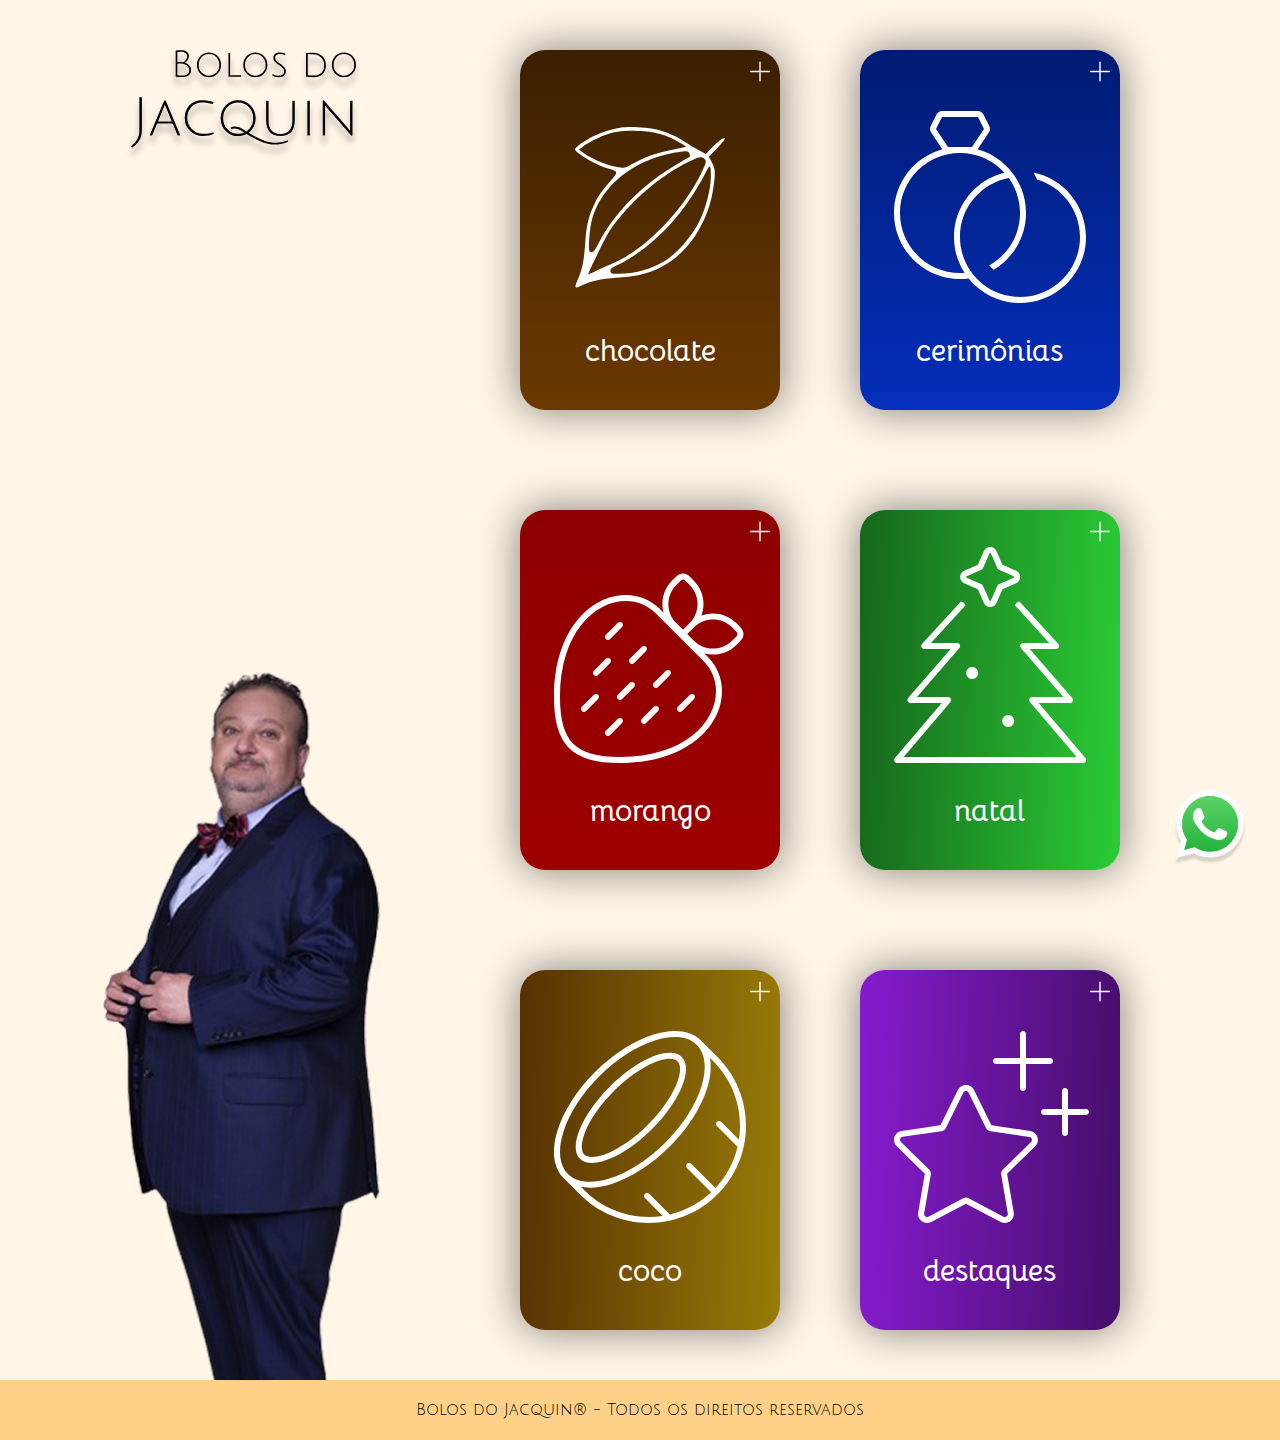
<file: home/index.html>
<!DOCTYPE html>
<html lang="pt-br">

<head>
    <meta charset="UTF-8">
    <meta name="viewport" content="width=device-width, initial-scale=1.0">
    <title>Home</title>

    <link rel="icon" href="../assets/lupa.svg" type="image/svg+xml">

    <link rel="stylesheet" href="style.css">
    <link rel="preconnect" href="https://fonts.googleapis.com">
    <link rel="preconnect" href="https://fonts.gstatic.com" crossorigin>
    <link
        href="https://fonts.googleapis.com/css2?family=Bellota:ital,wght@0,300;0,400;0,700;1,300;1,400;1,700&family=Julius+Sans+One&display=swap"
        rel="stylesheet">
</head>

<body>
    <main class="main_home">
        <section class="secao_logo">
            <svg viewBox="0 0 143 67" fill="none" xmlns="http://www.w3.org/2000/svg">
                <g filter="url(#filter0_d_5_328)">
                    <path
                        d="M30.7556 0.313999C31.8996 0.225999 33.0656 0.181999 34.2536 0.181999C35.4562 0.181999 36.4902 0.475333 37.3556 1.062C38.2356 1.64867 38.6756 2.49933 38.6756 3.614C38.6756 4.45 38.4409 5.22733 37.9716 5.946C37.5169 6.66467 36.9669 7.20733 36.3216 7.574C37.3629 7.89667 38.2356 8.454 38.9396 9.246C39.6436 10.038 39.9956 10.9253 39.9956 11.908C39.9956 13.2867 39.5556 14.3353 38.6756 15.054C37.8102 15.7727 36.6149 16.132 35.0896 16.132C33.5789 16.132 32.1342 16.0733 30.7556 15.956V0.313999ZM35.2216 15.186C36.2922 15.186 37.1722 14.8927 37.8616 14.306C38.5509 13.7047 38.8956 12.942 38.8956 12.018C38.8956 11.094 38.5582 10.2947 37.8836 9.62C37.2236 8.94533 36.3142 8.48333 35.1556 8.234C34.6129 8.11667 33.9822 8.058 33.2636 8.058C32.5596 8.058 32.0756 8.058 31.8116 8.058V15.076C32.4569 15.1493 33.5936 15.186 35.2216 15.186ZM37.6196 3.592C37.6196 2.78533 37.2822 2.162 36.6076 1.722C35.9476 1.282 35.1996 1.062 34.3636 1.062C33.5422 1.062 32.6916 1.09133 31.8116 1.15V7.156C32.0022 7.156 32.3616 7.156 32.8896 7.156C33.4176 7.156 34.1949 7.2 35.2216 7.288C35.8816 6.936 36.4462 6.43 36.9156 5.77C37.3849 5.11 37.6196 4.384 37.6196 3.592ZM50.6415 16.22C48.6028 16.22 46.8942 15.5087 45.5155 14.086C44.1368 12.6633 43.4475 10.9253 43.4475 8.872C43.4475 6.804 44.1368 5.05867 45.5155 3.636C46.8942 2.21333 48.6028 1.502 50.6415 1.502C52.6802 1.502 54.3888 2.21333 55.7675 3.636C57.1462 5.05867 57.8355 6.804 57.8355 8.872C57.8355 10.9253 57.1462 12.6633 55.7675 14.086C54.3888 15.5087 52.6802 16.22 50.6415 16.22ZM50.6415 2.404C48.8815 2.404 47.4148 3.02733 46.2415 4.274C45.0828 5.52067 44.5035 7.05333 44.5035 8.872C44.5035 10.676 45.0828 12.2013 46.2415 13.448C47.4148 14.68 48.8815 15.296 50.6415 15.296C52.4162 15.296 53.8828 14.68 55.0415 13.448C56.2002 12.2013 56.7795 10.676 56.7795 8.872C56.7795 7.05333 56.2002 5.52067 55.0415 4.274C53.8828 3.02733 52.4162 2.404 50.6415 2.404ZM62.2455 16V1.722H63.2575V15.076H69.8135V16H62.2455ZM78.2489 16.22C76.2103 16.22 74.5016 15.5087 73.1229 14.086C71.7443 12.6633 71.0549 10.9253 71.0549 8.872C71.0549 6.804 71.7443 5.05867 73.1229 3.636C74.5016 2.21333 76.2103 1.502 78.2489 1.502C80.2876 1.502 81.9963 2.21333 83.3749 3.636C84.7536 5.05867 85.4429 6.804 85.4429 8.872C85.4429 10.9253 84.7536 12.6633 83.3749 14.086C81.9963 15.5087 80.2876 16.22 78.2489 16.22ZM78.2489 2.404C76.4889 2.404 75.0223 3.02733 73.8489 4.274C72.6903 5.52067 72.1109 7.05333 72.1109 8.872C72.1109 10.676 72.6903 12.2013 73.8489 13.448C75.0223 14.68 76.4889 15.296 78.2489 15.296C80.0236 15.296 81.4903 14.68 82.6489 13.448C83.8076 12.2013 84.3869 10.676 84.3869 8.872C84.3869 7.05333 83.8076 5.52067 82.6489 4.274C81.4903 3.02733 80.0236 2.404 78.2489 2.404ZM92.7349 2.338C91.9429 2.338 91.2976 2.52867 90.7989 2.91C90.3002 3.29133 90.0509 3.82667 90.0509 4.516C90.0509 5.308 90.3809 6.01933 91.0409 6.65C91.5102 7.10467 92.1116 7.58867 92.8449 8.102C93.5929 8.60067 94.1062 8.96 94.3849 9.18C94.6636 9.4 95.0009 9.70067 95.3969 10.082C96.1156 10.8007 96.4749 11.6293 96.4749 12.568C96.4749 13.7853 96.0642 14.7093 95.2429 15.34C94.4362 15.956 93.2996 16.264 91.8329 16.264C90.3809 16.264 89.1636 15.8827 88.1809 15.12L88.7089 14.35C89.7062 15.0247 90.7622 15.362 91.8769 15.362C92.9916 15.362 93.8569 15.1273 94.4729 14.658C95.1036 14.1887 95.4189 13.5287 95.4189 12.678C95.4189 11.9447 95.1036 11.27 94.4729 10.654C94.0329 10.214 93.4389 9.73733 92.6909 9.224C91.9576 8.71067 91.4442 8.344 91.1509 8.124C90.8576 7.88933 90.5129 7.58133 90.1169 7.2C89.3689 6.452 88.9949 5.58667 88.9949 4.604C88.9949 3.62133 89.3396 2.85133 90.0289 2.294C90.7329 1.73667 91.7009 1.458 92.9329 1.458C94.1649 1.458 95.2722 1.7 96.2549 2.184L95.8809 2.998C94.9716 2.558 93.9229 2.338 92.7349 2.338ZM113.034 15.252C114.912 15.252 116.415 14.746 117.544 13.734C118.688 12.722 119.26 11.1967 119.26 9.158C119.26 7.11933 118.615 5.49867 117.324 4.296C116.048 3.09333 114.472 2.492 112.594 2.492C111.26 2.492 110.233 2.52133 109.514 2.58V15.098C110.394 15.2007 111.568 15.252 113.034 15.252ZM112.594 1.59C114.794 1.59 116.628 2.272 118.094 3.636C119.576 4.98533 120.316 6.826 120.316 9.158C120.316 11.49 119.634 13.2427 118.27 14.416C116.921 15.5893 115.176 16.176 113.034 16.176C111.553 16.176 110.028 16.1027 108.458 15.956V1.722C109.632 1.634 111.01 1.59 112.594 1.59ZM131.036 16.22C128.997 16.22 127.289 15.5087 125.91 14.086C124.531 12.6633 123.842 10.9253 123.842 8.872C123.842 6.804 124.531 5.05867 125.91 3.636C127.289 2.21333 128.997 1.502 131.036 1.502C133.075 1.502 134.783 2.21333 136.162 3.636C137.541 5.05867 138.23 6.804 138.23 8.872C138.23 10.9253 137.541 12.6633 136.162 14.086C134.783 15.5087 133.075 16.22 131.036 16.22ZM131.036 2.404C129.276 2.404 127.809 3.02733 126.636 4.274C125.477 5.52067 124.898 7.05333 124.898 8.872C124.898 10.676 125.477 12.2013 126.636 13.448C127.809 14.68 129.276 15.296 131.036 15.296C132.811 15.296 134.277 14.68 135.436 13.448C136.595 12.2013 137.174 10.676 137.174 8.872C137.174 7.05333 136.595 5.52067 135.436 4.274C134.277 3.02733 132.811 2.404 131.036 2.404ZM9.13025 48.44V28.12H10.6663V47.416C10.6663 50.2747 10.0689 52.5573 8.87425 54.264C8.27692 55.1387 7.66892 55.864 7.05025 56.44C6.43158 57.0373 5.67425 57.656 4.77825 58.296L4.10625 57.304C7.45558 54.8507 9.13025 51.896 9.13025 48.44ZM19.739 43.8L16.763 51H15.259L23.963 30.104H24.827L33.595 51H31.963L28.955 43.8H19.739ZM24.315 32.472C23.995 33.432 23.707 34.232 23.451 34.872L20.251 42.552H28.443L25.275 34.904C24.7843 33.7093 24.4643 32.8987 24.315 32.472ZM53.5938 49.976C51.9938 50.872 49.7644 51.32 46.9058 51.32C44.0684 51.32 41.5618 50.296 39.3858 48.248C37.2311 46.2 36.1538 43.6613 36.1538 40.632C36.1538 37.5813 37.0924 35.032 38.9698 32.984C40.8684 30.936 43.3111 29.912 46.2978 29.912C48.7084 29.912 51.0658 30.2853 53.3698 31.032L52.9858 32.248C50.7671 31.5653 48.4738 31.224 46.1058 31.224C43.7378 31.224 41.7431 32.1307 40.1218 33.944C38.5218 35.736 37.7218 37.944 37.7218 40.568C37.7218 43.1707 38.6498 45.3893 40.5058 47.224C42.3831 49.0587 44.5484 49.976 47.0018 49.976C49.4551 49.976 51.4924 49.6347 53.1138 48.952L53.5938 49.976ZM68.024 51.32C65.0587 51.32 62.5733 50.2853 60.568 48.216C58.5627 46.1467 57.56 43.6187 57.56 40.632C57.56 37.624 58.5627 35.0853 60.568 33.016C62.5733 30.9467 65.0587 29.912 68.024 29.912C70.9893 29.912 73.464 30.9467 75.448 33.016C77.4533 35.0853 78.456 37.6133 78.456 40.6C78.456 42.3707 78.0827 44.0133 77.336 45.528C76.5893 47.0427 75.5653 48.2907 74.264 49.272C79.3413 52.28 83.2453 54.0933 85.976 54.712C87.384 55.0533 88.7387 55.224 90.04 55.224C91.3413 55.224 92.7387 55.0747 94.232 54.776C95.7467 54.4773 96.824 54.168 97.464 53.848L97.816 54.68C97.0053 55.064 95.8213 55.4373 94.264 55.8C92.728 56.184 91.2773 56.376 89.912 56.376C88.568 56.376 87.128 56.1947 85.592 55.832C84.056 55.4907 82.456 54.936 80.792 54.168C79.128 53.4 77.8373 52.7707 76.92 52.28C76.024 51.8107 74.7227 51.0747 73.016 50.072C71.48 50.904 69.816 51.32 68.024 51.32ZM67.992 31.224C65.432 31.224 63.3093 32.1307 61.624 33.944C59.9387 35.7573 59.096 37.9867 59.096 40.632C59.096 43.256 59.9387 45.4747 61.624 47.288C63.3093 49.08 65.4427 49.976 68.024 49.976C69.368 49.976 70.584 49.72 71.672 49.208C69.2613 47.5867 67.384 46.776 66.04 46.776C65.272 46.776 64.568 46.9253 63.928 47.224L63.448 46.328C64.1733 45.8587 64.984 45.624 65.88 45.624C66.776 45.624 67.6507 45.784 68.504 46.104C69.3573 46.424 70.072 46.7547 70.648 47.096C71.2453 47.4373 72.0133 47.9173 72.952 48.536C74.1893 47.704 75.16 46.5947 75.864 45.208C76.5893 43.8 76.952 42.264 76.952 40.6C76.952 37.976 76.0987 35.7573 74.392 33.944C72.7067 32.1307 70.5733 31.224 67.992 31.224ZM99.6553 48.856C98.2473 50.4987 96.1033 51.32 93.2233 51.32C90.3433 51.32 88.1993 50.4987 86.7913 48.856C85.3833 47.2133 84.6793 44.9413 84.6793 42.04V30.232H86.1513V42.04C86.1513 47.352 88.5086 50.008 93.2233 50.008C97.9379 50.008 100.295 47.352 100.295 42.04V30.232H101.767V42.04C101.767 44.9413 101.063 47.2133 99.6553 48.856ZM109.246 51V30.232H110.718V51H109.246ZM118.403 51V30.104H119.107L132.739 45.784C133.229 46.3387 133.677 46.8933 134.083 47.448C134.509 47.9813 134.733 48.2587 134.755 48.28C134.712 47.768 134.691 46.7653 134.691 45.272V30.232H136.163V51.128H135.459L121.571 35.192L119.811 33.048C119.853 33.4747 119.875 34.4773 119.875 36.056V51H118.403Z"
                        fill="black" />
                </g>
                <defs>
                    <filter id="filter0_d_5_328" x="0.106201" y="0.181999" width="142.124" height="66.114"
                        filterUnits="userSpaceOnUse" color-interpolation-filters="sRGB">
                        <feFlood flood-opacity="0" result="BackgroundImageFix" />
                        <feColorMatrix in="SourceAlpha" type="matrix" values="0 0 0 0 0 0 0 0 0 0 0 0 0 0 0 0 0 0 127 0"
                            result="hardAlpha" />
                        <feOffset dy="4" />
                        <feGaussianBlur stdDeviation="2" />
                        <feComposite in2="hardAlpha" operator="out" />
                        <feColorMatrix type="matrix" values="0 0 0 0 0 0 0 0 0 0 0 0 0 0 0 0 0 0 0.25 0" />
                        <feBlend mode="normal" in2="BackgroundImageFix" result="effect1_dropShadow_5_328" />
                        <feBlend mode="normal" in="SourceGraphic" in2="effect1_dropShadow_5_328" result="shape" />
                    </filter>
                </defs>
            </svg>

            <img src="../assets/jacquin-masterchef.png" alt="foto do jacquin">
        </section>

        <section class="secao_cards">
            <h1 class="acessivel">pagina inicial</h1>

            <a class="card card_cacau" href="">
                <svg xmlns="http://www.w3.org/2000/svg"
                    viewBox="0 0 448 512"><!--! Font Awesome Pro 7.0.0 by @fontawesome - https://fontawesome.com License - https://fontawesome.com/license (Commercial License) Copyright 2025 Fonticons, Inc. -->
                    <path fill="currentColor"
                        d="M240 48c0-8.8-7.2-16-16-16s-16 7.2-16 16l0 192-192 0c-8.8 0-16 7.2-16 16s7.2 16 16 16l192 0 0 192c0 8.8 7.2 16 16 16s16-7.2 16-16l0-192 192 0c8.8 0 16-7.2 16-16s-7.2-16-16-16l-192 0 0-192z" />
                </svg>

                <svg class="svg_principal" viewBox="0 0 160 172" fill="none" xmlns="http://www.w3.org/2000/svg">
                    <path
                        d="M49.282 0.603256C38.8094 2.27888 28.0226 5.63011 19.5398 9.92389C10.9522 14.2177 0.898531 21.2343 0.0607222 23.4336C-1.40544 26.8895 24.043 41.5512 37.0291 44.7977C45.5119 46.8922 45.9308 48.4631 39.6472 55.4798C28.8604 67.7327 25.4045 72.6549 20.9012 81.766C14.5129 94.6474 12.1042 104.701 10.8475 124.39C9.69553 142.402 7.60101 152.456 2.67888 163.348C-0.986539 171.412 -0.14873 172.773 6.44902 169.422C16.0838 164.5 27.8132 161.777 43.8363 160.73C52.3191 160.206 63.0011 159.054 67.3997 158.111C98.0844 151.828 122.067 131.72 137.147 99.8837C142.488 88.4685 145.525 78.3101 147.62 64.4862C150.029 48.9868 149.714 44.1693 145.944 37.4669L142.802 31.8117L151.914 22.3863C158.197 15.7886 160.606 12.6468 159.873 11.9137C158.511 10.5522 153.589 14.3224 145.211 22.9099L139.556 28.6699L131.806 24.5856C127.512 22.2816 121.229 18.6162 117.878 16.3122C109.185 10.3428 97.4561 5.10649 87.1929 2.69778C77.0345 0.289078 58.1837 -0.758179 49.282 0.603256ZM89.8111 7.30574C94.9426 8.7719 101.54 11.2853 104.473 12.7515C112.327 16.7311 118.925 20.7107 118.506 21.1296C118.297 21.339 112.956 22.491 106.567 23.643C87.926 26.9942 73.7879 32.0211 59.9641 40.085C54.2042 43.4363 53.1569 43.7504 48.13 43.1221C36.6102 41.7606 20.1681 35.2676 9.06717 27.6226L4.3545 24.3761L7.91518 21.4438C12.5231 17.5689 23.9383 11.5995 31.5833 8.87663C43.1032 4.79231 50.5387 3.84978 65.9335 4.16396C78.0817 4.47813 82.166 5.00175 89.8111 7.30574ZM122.067 28.4604C122.59 30.0313 122.905 31.3927 122.8 31.4975C122.59 31.6022 117.354 34.6393 110.966 38.3047C73.2643 59.7735 41.4276 91.6103 24.9855 124.39C20.4823 133.396 18.8067 134.862 15.5602 132.768C13.8846 131.72 15.5602 108.366 17.8642 99.7789C25.195 72.969 44.5693 51.2907 73.1596 37.6763C83.318 32.8589 98.9222 28.251 109.709 26.8895C120.601 25.4234 120.915 25.5281 122.067 28.4604ZM137.88 33.8015C140.603 36.2102 140.289 37.6763 134.634 49.3009C118.087 83.4417 84.7842 120.305 54.6231 138.004C50.5387 140.413 42.1606 144.602 36.0865 147.22C30.0124 149.943 22.5768 153.399 19.6445 154.97C16.6075 156.436 14.094 157.483 14.094 157.169C14.094 155.074 33.2589 116.221 36.8196 110.985C57.1365 81.1377 89.9158 52.4427 121.334 37.1527C132.644 31.6022 134.948 31.0786 137.88 33.8015ZM144.897 51.7096C145.106 65.5335 139.661 86.7929 132.12 101.664C124.266 117.373 108.452 135.281 95.2568 143.24C81.2235 151.723 63.4201 156.645 46.5591 156.645C38.7047 156.645 38.3905 156.541 37.8669 153.922C37.448 151.514 38.0763 150.885 45.9308 147.01C69.7036 135.176 92.2197 116.221 111.804 91.715C120.81 80.6141 133.168 61.2397 138.718 49.9293C144.059 39.0378 144.792 39.2472 144.897 51.7096Z"
                        fill="white" />
                </svg>

                <h2>chocolate</h2>
            </a>

            <a class="card card_cerimônias" href="">
                <svg xmlns="http://www.w3.org/2000/svg"
                    viewBox="0 0 448 512"><!--! Font Awesome Pro 7.0.0 by @fontawesome - https://fontawesome.com License - https://fontawesome.com/license (Commercial License) Copyright 2025 Fonticons, Inc. -->
                    <path fill="currentColor"
                        d="M240 48c0-8.8-7.2-16-16-16s-16 7.2-16 16l0 192-192 0c-8.8 0-16 7.2-16 16s7.2 16 16 16l192 0 0 192c0 8.8 7.2 16 16 16s16-7.2 16-16l0-192 192 0c8.8 0 16-7.2 16-16s-7.2-16-16-16l-192 0 0-192z" />
                </svg>

                <svg xmlns="http://www.w3.org/2000/svg"
                    viewBox="0 0 640 640"><!--! Font Awesome Pro 7.0.0 by @fontawesome - https://fontawesome.com License - https://fontawesome.com/license (Commercial License) Copyright 2025 Fonticons, Inc. -->
                    <path fill="currentColor"
                        d="M302.3 72.8C299.6 67.4 294.1 64 288 64L192 64C185.9 64 180.4 67.4 177.7 72.8L161.7 104.8C159.1 109.9 159.5 116.1 162.7 120.8L193 166.3C118.6 186.9 64 255 64 336C64 433.2 142.8 512 240 512C247.8 512 255.5 511.5 263 510.5C295.3 550.4 344.6 576 400 576C497.2 576 576 497.2 576 400C576 315.2 516 244.4 436.1 227.7C439.5 233.8 442.6 240.1 445.4 246.5C511.6 266.1 560 327.4 560 400C560 488.4 488.4 560 400 560C311.6 560 240 488.4 240 400C240 321.9 296 256.8 370.1 242.8C388.9 269 400 301.2 400 336C400 396.2 366.8 448.6 317.7 475.9C321.5 480 325.6 483.8 329.9 487.3C381.5 456.6 416 400.3 416 336C416 255.1 361.4 186.9 287 166.3L317.3 120.8C320.5 116 320.9 109.9 318.3 104.8L302.3 72.8zM358.8 228.8C281.5 247.3 224 316.9 224 400C224 435.2 234.3 468 252.2 495.5C248.2 495.8 244.1 496 240 496C151.6 496 80 424.4 80 336C80 247.6 151.6 176 240 176C287.2 176 329.5 196.4 358.8 228.8zM272 160L208 160L176 112L192 80L288 80L304 112L272 160z" />
                </svg>
                <h2>cerimônias</h2>
            </a>

            <a class="card card_morango" href="">
                <svg xmlns="http://www.w3.org/2000/svg"
                    viewBox="0 0 448 512"><!--! Font Awesome Pro 7.0.0 by @fontawesome - https://fontawesome.com License - https://fontawesome.com/license (Commercial License) Copyright 2025 Fonticons, Inc. -->
                    <path fill="currentColor"
                        d="M240 48c0-8.8-7.2-16-16-16s-16 7.2-16 16l0 192-192 0c-8.8 0-16 7.2-16 16s7.2 16 16 16l192 0 0 192c0 8.8 7.2 16 16 16s16-7.2 16-16l0-192 192 0c8.8 0 16-7.2 16-16s-7.2-16-16-16l-192 0 0-192z" />
                </svg>

                <svg xmlns="http://www.w3.org/2000/svg"
                    viewBox="0 0 640 640"><!--! Font Awesome Pro 7.0.0 by @fontawesome - https://fontawesome.com License - https://fontawesome.com/license (Commercial License) Copyright 2025 Fonticons, Inc. -->
                    <path fill="currentColor"
                        d="M391 77.7C400.4 68.3 415.6 68.3 424.9 77.7L437 89.8C462.1 114.9 468.9 151.4 457.3 182.6C488.5 171 525 177.8 550.1 202.9L562.3 215C571.7 224.4 571.7 239.6 562.3 248.9L550.2 261C527.1 284.1 494.2 291.7 464.8 283.7L474.5 293.4C499.5 318.4 512 351.2 512 383.9C512 479.9 416 575.9 240 575.9C112 575.9 64 527.9 64 399.9C64 223.9 160.2 127.9 256.2 127.9C288.9 128 321.5 140.5 346.5 165.4L356.2 175.1C348.2 145.6 355.7 112.8 378.9 89.6L391 77.7zM425.7 101.1L413.7 89C410.6 85.9 405.5 85.9 402.4 89L390.2 101.1C362.1 129.2 362.1 174.8 390.2 202.9L408 220.7L425.8 202.9C453.9 174.8 453.9 129.2 425.8 101.1zM437 249.8C465.1 277.9 510.7 277.9 538.8 249.8L551 237.7C554.1 234.6 554.1 229.5 551 226.4L538.9 214.3C510.8 186.2 465.2 186.2 437.1 214.3L419.3 232.1L437.1 249.9zM256.2 144C172.5 144 80 229 80 400C80 462.7 91.9 501.3 115.3 524.7C138.7 548.1 177.3 560 240 560C411 560 496 467.7 496 384C496 355.3 485.1 326.7 463.2 304.8L335.2 176.8C313.4 155 284.8 144.1 256.2 144zM277.6 362.3C280.7 365.4 280.7 370.5 277.6 373.6L245.6 405.6C242.5 408.7 237.4 408.7 234.3 405.6C231.2 402.5 231.2 397.4 234.3 394.3L266.3 362.3C269.4 359.2 274.5 359.2 277.6 362.3zM373.6 341.6L341.6 373.6C338.5 376.7 333.4 376.7 330.3 373.6C327.2 370.5 327.2 365.4 330.3 362.3L362.3 330.3C365.4 327.2 370.5 327.2 373.6 330.3C376.7 333.4 376.7 338.5 373.6 341.6zM341.6 426.3C344.7 429.4 344.7 434.5 341.6 437.6L309.6 469.6C306.5 472.7 301.4 472.7 298.3 469.6C295.2 466.5 295.2 461.4 298.3 458.3L330.3 426.3C333.4 423.2 338.5 423.2 341.6 426.3zM405.6 437.6C402.5 440.7 397.4 440.7 394.3 437.6C391.2 434.5 391.2 429.4 394.3 426.3L426.3 394.3C429.4 391.2 434.5 391.2 437.6 394.3C440.7 397.4 440.7 402.5 437.6 405.6L405.6 437.6zM213.6 298.3C216.7 301.4 216.7 306.5 213.6 309.6L181.6 341.6C178.5 344.7 173.4 344.7 170.3 341.6C167.2 338.5 167.2 333.4 170.3 330.3L202.3 298.3C205.4 295.2 210.5 295.2 213.6 298.3zM309.6 277.6L277.6 309.6C274.5 312.7 269.4 312.7 266.3 309.6C263.2 306.5 263.2 301.4 266.3 298.3L298.3 266.3C301.4 263.2 306.5 263.2 309.6 266.3C312.7 269.4 312.7 274.5 309.6 277.6zM245.6 202.3C248.7 205.4 248.7 210.5 245.6 213.6L213.6 245.6C210.5 248.7 205.4 248.7 202.3 245.6C199.2 242.5 199.2 237.4 202.3 234.3L234.3 202.3C237.4 199.2 242.5 199.2 245.6 202.3zM181.6 405.6L149.6 437.6C146.5 440.7 141.4 440.7 138.3 437.6C135.2 434.5 135.2 429.4 138.3 426.3L170.3 394.3C173.4 391.2 178.5 391.2 181.6 394.3C184.7 397.4 184.7 402.5 181.6 405.6zM245.6 458.3C248.7 461.4 248.7 466.5 245.6 469.6L213.6 501.6C210.5 504.7 205.4 504.7 202.3 501.6C199.2 498.5 199.2 493.4 202.3 490.3L234.3 458.3C237.4 455.2 242.5 455.2 245.6 458.3z" />
                </svg>

                <h2>morango</h2>
            </a>

            <a class="card card_natal" href="">
                <svg xmlns="http://www.w3.org/2000/svg"
                    viewBox="0 0 448 512"><!--! Font Awesome Pro 7.0.0 by @fontawesome - https://fontawesome.com License - https://fontawesome.com/license (Commercial License) Copyright 2025 Fonticons, Inc. -->
                    <path fill="currentColor"
                        d="M240 48c0-8.8-7.2-16-16-16s-16 7.2-16 16l0 192-192 0c-8.8 0-16 7.2-16 16s7.2 16 16 16l192 0 0 192c0 8.8 7.2 16 16 16s16-7.2 16-16l0-192 192 0c8.8 0 16-7.2 16-16s-7.2-16-16-16l-192 0 0-192z" />
                </svg>

                <svg xmlns="http://www.w3.org/2000/svg"
                    viewBox="0 0 640 640"><!--! Font Awesome Pro 7.0.0 by @fontawesome - https://fontawesome.com License - https://fontawesome.com/license (Commercial License) Copyright 2025 Fonticons, Inc. -->
                    <path fill="currentColor"
                        d="M502.4 258.6C504.5 260.9 505.1 264.3 503.8 267.2C502.5 270.1 499.6 272 496.5 272L426 272L539.3 402.7C541.3 405.1 541.8 408.4 540.5 411.3C539.2 414.1 536.3 416 533.2 416L449.8 416L574.6 562.8C576.6 565.2 577.1 568.5 575.8 571.3C574.5 574.1 571.7 575.9 568.5 576L72.5 576C69.4 576 66.6 574.2 65.3 571.3C64 568.5 64.4 565.1 66.5 562.8L191.2 416L107.8 416C104.7 416 101.8 414.2 100.5 411.3C99.2 408.5 99.7 405.1 101.7 402.7L215 272L144.5 272C141.3 272 138.5 270.1 137.2 267.2C135.9 264.3 136.5 260.9 138.6 258.6L242.5 145.2L251.3 149.1L254.3 156L162.6 256L232.4 256C235.5 256 238.4 257.9 239.7 260.7C241 263.5 240.5 266.9 238.4 269.3L125.3 400L208.5 400C211.6 400 214.4 401.8 215.7 404.7C217 407.6 216.5 410.9 214.5 413.2L89.8 560L551.2 560L426.4 413.2C424.4 410.8 423.9 407.5 425.2 404.7C426.5 401.9 429.3 400.1 432.5 400L515.7 400L402.4 269.2C400.4 266.8 399.9 263.5 401.2 260.6C402.5 257.8 405.4 255.9 408.5 255.9L478.3 255.9L386.6 155.8L389.6 149L398.5 145.1L502.4 258.5zM368.5 480C359.7 480 352.5 472.8 352.5 464C352.5 455.2 359.7 448 368.5 448C377.3 448 384.5 455.2 384.5 464C384.5 472.8 377.3 480 368.5 480zM272.5 352C263.7 352 256.5 344.8 256.5 336C256.5 327.2 263.7 320 272.5 320C281.3 320 288.5 327.2 288.5 336C288.5 344.8 281.3 352 272.5 352zM320.5 0C327.7 0 334.3 4.3 337.2 10.9L353.2 47.3L389.6 63.4L392 64.7C397.2 68 400.5 73.8 400.5 80.1C400.5 87.3 396.2 93.9 389.6 96.8L353.2 112.8L337.2 149.2C334.3 155.8 327.7 160.1 320.5 160.1C313.3 160.1 306.7 155.8 303.8 149.2L287.7 112.8L251.3 96.8C244.7 93.9 240.4 87.3 240.4 80.1C240.4 72.9 244.8 66.2 251.4 63.3L287.8 47.2L303.9 10.8L305.2 8.4C308.5 3.2 314.3-.1 320.6-.1zM320.5 16C319.6 16 318.8 16.5 318.5 17.3L301.2 56.6C300.6 58 299.6 59.1 298.4 60L297.1 60.7L257.9 78C257.1 78.4 256.6 79.1 256.6 80C256.6 80.9 257.1 81.7 257.9 82L297.1 99.3L298.4 100C299.6 100.8 300.6 102 301.2 103.4L318.5 142.6C318.9 143.4 319.7 143.9 320.5 143.9C321.3 143.9 322.2 143.4 322.5 142.6L339.8 103.4L340.5 102.1C341.3 100.9 342.5 99.9 343.9 99.3L383.2 82C384 81.6 384.5 80.8 384.5 80C384.5 79.2 384 78.3 383.2 78L344 60.7C342.2 59.9 340.7 58.4 339.9 56.6L322.5 17.3C322.1 16.5 321.3 16 320.5 16z" />
                </svg>

                <h2>natal</h2>
            </a>

            <a class="card card_coco" href="">
                <svg xmlns="http://www.w3.org/2000/svg"
                    viewBox="0 0 448 512"><!--! Font Awesome Pro 7.0.0 by @fontawesome - https://fontawesome.com License - https://fontawesome.com/license (Commercial License) Copyright 2025 Fonticons, Inc. -->
                    <path fill="currentColor"
                        d="M240 48c0-8.8-7.2-16-16-16s-16 7.2-16 16l0 192-192 0c-8.8 0-16 7.2-16 16s7.2 16 16 16l192 0 0 192c0 8.8 7.2 16 16 16s16-7.2 16-16l0-192 192 0c8.8 0 16-7.2 16-16s-7.2-16-16-16l-192 0 0-192z" />
                </svg>

                <svg xmlns="http://www.w3.org/2000/svg"
                    viewBox="0 0 640 640"><!--! Font Awesome Pro 7.0.0 by @fontawesome - https://fontawesome.com License - https://fontawesome.com/license (Commercial License) Copyright 2025 Fonticons, Inc. -->
                    <path fill="currentColor"
                        d="M334.6 88.6C382.6 73.8 422.2 78.2 445 101C467.8 123.8 472.2 163.3 457.4 211.4C442.7 259.1 409.6 312.9 361.3 361.2C313 409.5 259 442.6 211.4 457.3C163.3 472.2 123.8 467.8 101 445C78.2 422.2 73.8 382.6 88.6 334.6C103.3 286.9 136.4 233.1 184.7 184.8C233 136.5 286.9 103.3 334.6 88.6zM456.3 89.6C427.2 60.6 380.1 57.8 329.9 73.3C279.2 88.9 223.2 123.7 173.4 173.4C123.6 223.1 88.9 279.2 73.3 329.9C57.8 380.1 60.6 427.2 89.7 456.3L133.5 500.1C182.1 548.7 248 576 316.8 576C459.9 576 576 459.9 576 316.8C576 248 548.7 182.1 500.1 133.4L456.3 89.7zM479.8 135.7L488.8 144.7C534.4 190.3 560 252.2 560 316.7C560 329.3 559 341.7 557.2 353.8L509.7 306.3C506.6 303.2 501.5 303.2 498.4 306.3C495.3 309.4 495.3 314.5 498.4 317.6L553.6 372.8C543.7 414.8 522.9 452.6 494.4 483C494.2 482.8 494 482.5 493.8 482.3L429.8 418.3C426.7 415.2 421.6 415.2 418.5 418.3C415.4 421.4 415.4 426.5 418.5 429.6L482.5 493.6C482.7 493.8 483 494 483.2 494.2C452.8 522.7 415 543.5 373 553.4L317.8 498.2C314.7 495.1 309.6 495.1 306.5 498.2C303.4 501.3 303.4 506.4 306.5 509.5L354 557C341.9 558.9 329.5 559.8 316.9 559.8C252.4 559.8 190.5 534.2 144.9 488.6L135.9 479.6C159.8 484.2 187.5 481.3 216.2 472.4C266.8 456.8 322.8 422.1 372.6 372.3C422.4 322.5 457 266.7 472.6 216.1C481.5 187.4 484.3 159.7 479.8 135.8zM393.5 144.5C397.4 148.4 400.2 154.9 400.2 165.8C400.1 176.7 397 190.7 390.3 206.9C377 239.3 350.7 277.9 314.4 314.2C278.1 350.5 239.5 376.8 207.1 390.2C190.9 396.9 176.9 400 166 400.1C155.2 400.2 148.6 397.3 144.7 393.4C140.8 389.5 138 383 138 372.1C138.1 361.2 141.2 347.2 147.9 331C161.2 298.6 187.5 260 223.9 223.7C260.3 187.4 298.8 161.1 331.2 147.7C347.4 141 361.4 137.9 372.3 137.8C383.1 137.7 389.7 140.6 393.6 144.5zM404.8 133.2C373.6 102 287.4 137.4 212.5 212.4C137.6 287.4 102.1 373.5 133.3 404.7C164.5 435.9 250.7 400.5 325.6 325.5C400.5 250.5 436 164.4 404.8 133.2z" />
                </svg>

                <h2>coco</h2>
            </a>

            <a class="card card_destaques" href="">
                <svg xmlns="http://www.w3.org/2000/svg"
                    viewBox="0 0 448 512"><!--! Font Awesome Pro 7.0.0 by @fontawesome - https://fontawesome.com License - https://fontawesome.com/license (Commercial License) Copyright 2025 Fonticons, Inc. -->
                    <path fill="currentColor"
                        d="M240 48c0-8.8-7.2-16-16-16s-16 7.2-16 16l0 192-192 0c-8.8 0-16 7.2-16 16s7.2 16 16 16l192 0 0 192c0 8.8 7.2 16 16 16s16-7.2 16-16l0-192 192 0c8.8 0 16-7.2 16-16s-7.2-16-16-16l-192 0 0-192z" />
                </svg>

                <svg xmlns="http://www.w3.org/2000/svg"
                    viewBox="0 0 640 640"><!--! Font Awesome Pro 7.0.0 by @fontawesome - https://fontawesome.com License - https://fontawesome.com/license (Commercial License) Copyright 2025 Fonticons, Inc. -->
                    <path fill="currentColor"
                        d="M408 64C412.4 64 416 67.6 416 72L416 136L480 136C484.4 136 488 139.6 488 144C488 148.4 484.4 152 480 152L416 152L416 216C416 220.4 412.4 224 408 224C403.6 224 400 220.4 400 216L400 152L336 152C331.6 152 328 148.4 328 144C328 139.6 331.6 136 336 136L400 136L400 72C400 67.6 403.6 64 408 64zM202.4 322.5C200.1 327.2 195.6 330.5 190.4 331.3L86.9 346.3C80.3 347.3 77.7 355.3 82.5 359.9L157.4 433.1C161.2 436.8 162.9 442.1 162 447.2L144.3 550.6C143.2 557.1 150 562.1 155.9 559L248.5 510.2C253.2 507.7 258.7 507.7 263.4 510.2L355.9 559C361.8 562.1 368.6 557.1 367.5 550.6L349.9 447.3C349 442.1 350.7 436.8 354.5 433.2L429.4 360C434.1 355.4 431.5 347.3 425 346.4L321.4 331.2C316.2 330.4 311.7 327.2 309.4 322.4L263.1 228.4C260.2 222.4 251.7 222.4 248.7 228.4L202.4 322.4zM71.2 371.4C57 357.5 64.8 333.3 84.5 330.5L188 315.4L234.3 221.4C243.1 203.5 268.6 203.5 277.4 221.4L323.7 315.4L427.2 330.5C446.9 333.4 454.7 357.5 440.5 371.4L365.6 444.6L383.3 547.9C386.7 567.5 366.1 582.5 348.5 573.2L255.9 524.4L163.3 573.2C145.7 582.5 125.1 567.5 128.5 547.9L146.2 444.6L71.3 371.4zM528 224L528 272L576 272C580.4 272 584 275.6 584 280C584 284.4 580.4 288 576 288L528 288L528 336C528 340.4 524.4 344 520 344C515.6 344 512 340.4 512 336L512 288L464 288C459.6 288 456 284.4 456 280C456 275.6 459.6 272 464 272L512 272L512 224C512 219.6 515.6 216 520 216C524.4 216 528 219.6 528 224z" />
                </svg>

                <h2>destaques</h2>
            </a>
            
        </section>
         <a class="whatsapp" href="https://wa.me/5511999999999?text=Olá%20,%20gostaria%20de%20mais%20informações." target="_blank">
      <img src="../assets/whatsapp.png" alt="icone do whatsapp">
    </a>
    </main>

    <footer>
        <p>Bolos do Jacquin® - Todos os direitos reservados</p>
    </footer>
</body>

</html>
</file>
<file: style.css>
*{
    padding: 0;
    margin: 0;
    box-sizing: border-box;
    font-family: "Bellota", system-ui;
}

body{
    background-color: #fff6e8;
}

header{
    background-color: #ffd188;
    height: 100px;
}

.container_cabecalho{
    display: flex;
    justify-content: space-between;
    width: 90%;
    max-width: 1440px;
    margin: 0 auto 0 auto;
    height: 100%;
    align-items: center;
}

.icone_home{
    height: 50px;
}

.box_busca{
    position: relative;
    width: 60%;
    max-width: 500px;
    margin: 0 10px;
}

.icone_lupa{
    height: 24px;
    position: absolute;
    left: 9px;
    top: 9px;
    fill: #b0b0b0;

}

.logo{
    height: 60px;
}

.campo_busca{
    width: 100%;
    height: 32px;
    border-radius: 10px;
    border: solid 1px #cccccc;
    padding-left: 2.5rem;
    font-size: 1rem;
}

.banner{
    background-image: url(./assets/imgs/banner.png);
    width: 100%;
    aspect-ratio: 3.2;
    background-repeat: no-repeat;
    background-size: cover;
}

.container{
    width: 90%;
    max-width: 1440px;
    margin: 0 auto;
}

.titulo{
    display: flex;
    flex-direction: column;
    align-items: center;
    margin: 100px 0;
    
}

.titulo span{
    font-size: 48px;
    
}

.titulo hr{
    width: 300px;
    height: 4px;
    border: none;
    border-radius: 2px;
    background-color: #ffd188;
}

.acessivel{
    position: absolute;
    width: 1px;
    height: 1px;
    overflow: hidden;
    clip-path: inset(50%);
    white-space: nowrap;
}

/* cards */

.cards{
display: flex;
flex-wrap: wrap;
gap: 10%;
justify-content: center;
}

.card{
    width: 350px;
    height: 500px;
    background-color: #ffffff;
    border-radius: 30px;
    text-align: center;

    display: flex;
    flex-direction: column;
    justify-content: space-between;
    align-items: center;
    padding-bottom: 10px;
    margin-bottom: 100px;
    box-shadow: 0 4px 4px 2px #00000025;
}

.card img{
    width: 100%;
}

.card p,
.card span{
    font-size: 20px;
    width: 90%;
}

.whatsapp{
    position: fixed;
    right: 30px;
    bottom: 30px;
    transition: transform 0.5s ease-in-out,
    filter 0.5s ease-in-out;
}

.whatsapp img{
    width: 80px;
    filter: drop-shadow(0 5px 1px #00000025);
}

.whatsapp:hover{
    transform: scale(1.1);
    filter: drop-shadow(0 10px 2px #00000025);
}

footer{
    display: flex;
    justify-content: center;
    width: 100%;
    max-width: 100%;
    background-color: #ffd188;
    height: 50px;
    align-items: center;
}

footer p{
    font-family: "Julius Sas One", sans-serifn;
}
</file>
<file: Cadastro/style.css>
*{
    padding: 0;
    margin: 0;
    box-sizing: border-box;
    font-family: "Bellota", system-ui;
}

:root{
    --corPrincipal: #ffd188;
    --arredondamento: 10px;
    --sombra: 0 4px 4px 2px #00000025;
}


body{
    background-color: #fff6e8;
}

header{
    background-color: var(--corPrincipal);
    height: 100px;
}

.container_cabecalho{
    display: flex;
    justify-content: space-between;
    width: 90%;
    max-width: 1440px;
    margin: 0 auto 0 auto;
    height: 100%;
    align-items: center;
}

.icone_home{
    height: 50px;
    cursor: pointer;
}

.box_busca{
    position: relative;
    width: 60%;
    max-width: 500px;
    margin: 0 10px;
}

.icone_lupa{
    height: 24px;
    position: absolute;
    left: 9px;
    top: 9px;
    fill: #b0b0b0;

}

.logo{
    height: 60px;
}

.campo_busca{
    width: 100%;
    height: 32px;
    border-radius: 10px;
    border: solid 1px #cccccc;
    padding-left: 2.5rem;
    font-size: 1rem;
}

.acessivel{
    position: absolute;
    width: 1px;
    height: 1px;
    overflow: hidden;
    clip-path: inset(50%);
    white-space: nowrap;
}

/* cadastro */
.container_lista,
.container_cadastro{
    display: flex;
    flex-direction: column;
    align-items: center;
}

.container_lista h2,
.container_cadastro h2{
   font-size: 48px;
   margin-top: 100px;
}

.container_lista hr,
.container_cadastro hr{
    width: 300px;
    height: 4px;
    border: none;
    border-radius: 2px;
    background-color: var(--corPrincipal);
    margin-bottom: 100px;
}

.box_cadastro{
    display: flex;
    justify-content: space-between;
    width: 90%;
    max-width: 1440;
}

.cadastro_coluna1{
    width: 45%;
}

.cadastro_coluna2{
    width: 45%;
}

.categoria_img{
    display: flex;
    justify-content: space-between;
}

.valor_peso{
    display: flex;
    justify-content: space-between;
}

.cadastro_coluna2,
.peso,
.valor,
.img,
.categoria_img,
.categoria,
.bolos{
    display: flex;
    flex-direction: column;

}

.box_cadastro label{
    font-size: 20px;
}

.box_cadastro input[type="text"],
.box_cadastro textarea{
    border-radius: 10px;
    border: solid 1px #b3b3b3;
    font-size: 18px;
    padding: 0 5px;
}

.box_cadastro input[type="text"]{
    height: 40px;
    margin-bottom: 20px;
}

.categoria input{
    width: 70%;
}

.box_cadastro textarea{
    resize: none;
    height: 200px;
}

.container_cadastro input[type="button"]{
    font-size: 26px;
    margin: 50px 0;
    border-radius: 10px;
    border: none;
    background-color: var(--corPrincipal);
    padding: 10px 200px;
    box-shadow: 0 4px 4px 2px #00000025;
    cursor: pointer;
}

.img svg{
    width: 30px;
}

input[type="file"]{
    display: none;
}

.img{
    width: 20%;
}

.img div{
    background-color: #ffffff;
     border-radius: 10px;
    border: solid 1px #b3b3b3;
    display: flex;
    justify-content: center;
    align-items: center;
    height: 40px;
    cursor: pointer;
}

.valor{
    width: 50%;
}

.peso{
    width: 40%;
}



/* lista */
table{
    width: 90%;
    max-width: 1200px;
    text-align: center;
    border-collapse: collapse;
}

th{
    border-bottom: solid 2px var(--corPrincipal);
    padding: 0 3px 5px 2px;
    font-size: 18px;
}

td{
    padding-top: 10px 3px 5px 3px;
    border-bottom: solid 2px #b3b3b350;
}

table svg{
    width: 30px;
    cursor: pointer;
}

/* rodape */
footer{
    display: flex;
    justify-content: center;
    width: 100%;
    max-width: 100%;
    background-color: #ffd188;
    height: 50px;
    align-items: center;
}

footer p{
    font-family: "Julius Sas One", sans-serifn;
    text-align: center;
}



/* media */
@media screen and (max-width: 1000px){
    table{
        width: 98%;
    }
}



@media screen and (max-width: 768px) {
    .box_cadastro{
       flex-direction: column;
    }

    .cadastro_coluna1,
    .cadastro_coluna2{
        width: 100%;
    }

    .container_cadastro input[type="button"]{
        padding: 10px 100px;
    }

    /* lista */
    table{
     text-align: left;   
    }

    thead{
        display: none;
    }

    tr{
        display: flex;
        flex-direction: column;
        margin-bottom: 30px;
        background-color: #ffffff;
        border-radius: var(--arredondamento);
        border: solid 1px var(--corPrincipal);
        box-shadow: var(--sombra);
    }

    td{
        border-bottom: none;
    }

    td::before{
        content: attr(data-cell);
        font-weight: 600;
        border-bottom: solid 2px #b3b3b350;
    }

    td:last-child{
        align-self: flex-end;
    }
}
</file>
<file: home/style.css>
* {
  padding: 0;
  margin: 0;
  box-sizing: border-box;
  font-family: "Bellota", system-ui;
}

.acessivel{
  position: absolute;
  width: 1px;
  height: 1px;
  overflow: hidden;
  clip-path: inset(50%);
  white-space: nowrap;
}

body{
    background-color: #fff6e8;
}

.main_home{
    width: 90%;
    max-width: 1440px;
    margin: 0 auto;
    display: flex;

}

.secao_logo{
    display: flex;
    flex-direction: column;
    width: 360px;
    justify-content: space-between;
    align-items: center;
}

.secao_logo svg{
    width: 240px;
    margin-top: 50px;
}

.secao_logo img{
    width: 300px;
}

main{
    display: flex;
}
.secao_cards{
    width: calc(100% - 360px);
    display: flex;
    flex-wrap: wrap;
    gap: 10%;
    justify-content: center;

}


.card{
    margin: 50px 0;
    width: 260px;
    height: 360px;
    text-decoration: none;
    color: #ffffff;
    display: flex;
    flex-direction: column;
    border-radius: 25px;
    padding: 10px 10px 40px 10px;
    justify-content: space-between;
    align-items: center;
    font-size: 20px;
    box-shadow: 0 0 40px 2px #00000075;
}

.card_cacau{
    background: linear-gradient(180deg,rgba(59, 31, 0, 1) 0%, rgba(107, 57, 0, 1) 100%);
}

.card_cerimônias{
    background: linear-gradient(180deg,rgba(0, 27, 114, 1) 0%, rgba(5, 47, 188, 1) 100%);
}

.card_morango{
    background: linear-gradient(180deg,rgba(143, 0, 0, 1) 0%, rgba(158, 0, 0, 1) 100%);
}

.card_natal{
    background: linear-gradient(92deg,rgba(22, 102, 27, 1) 0%, rgba(43, 204, 54, 1) 100%);
}

.card_coco{
    background: linear-gradient(92deg,rgba(87, 48, 3, 1) 0%, rgba(153, 124, 8, 1) 100%);
}

.card_destaques{
    background: linear-gradient(92deg,rgba(135, 27, 207, 1) 0%, rgba(69, 14, 105, 1) 100%);
}


.card svg:first-child{
    width: 20px;
    align-self: flex-end;
}

.svg_principal{
    width: 150px;
}

/* RODAPE */
footer{
  width: 100%;
  height: 60px;
  background-color: #FFD188;
  display: flex;
  justify-content: center;
  align-items: center;
}

footer p{
  font-family: "Julius Sans One", sans-serif;
  text-align: center;
}

.whatsapp{
  position: fixed;
  right: 30px;
  bottom: 30px;
  transition: transform 0.5s ease-in-out,
              filter 0.5s ease-in-out;
}

.whatsapp img{
  width: 80px;
  filter: drop-shadow(0 5px 1px #00000025);
}

.whatsapp:hover{
  transform: scale(1.2);
  filter: drop-shadow(0 10px 2px #00000025);
}


/* media */
@media screen and (max-width: 1050px){
    .main_home{
        flex-direction: column;
        align-items: center;
        width: 95%;
    }

    .secao_logo{
        position: relative;
        margin-top: 50px;
    }

    .secao_logo svg{
        position: absolute;
        top: 230px; 
        background-color: #FFD188;
        padding: 20px 40px 5px;
        border-radius: 25px;
        box-shadow: 0 4px 4px 2px #00000025;
    }

    .secao_logo img{
        width: 150px;
    }

    .secao_cards{
        width: 100%;
    }
        
    
}
</file>
